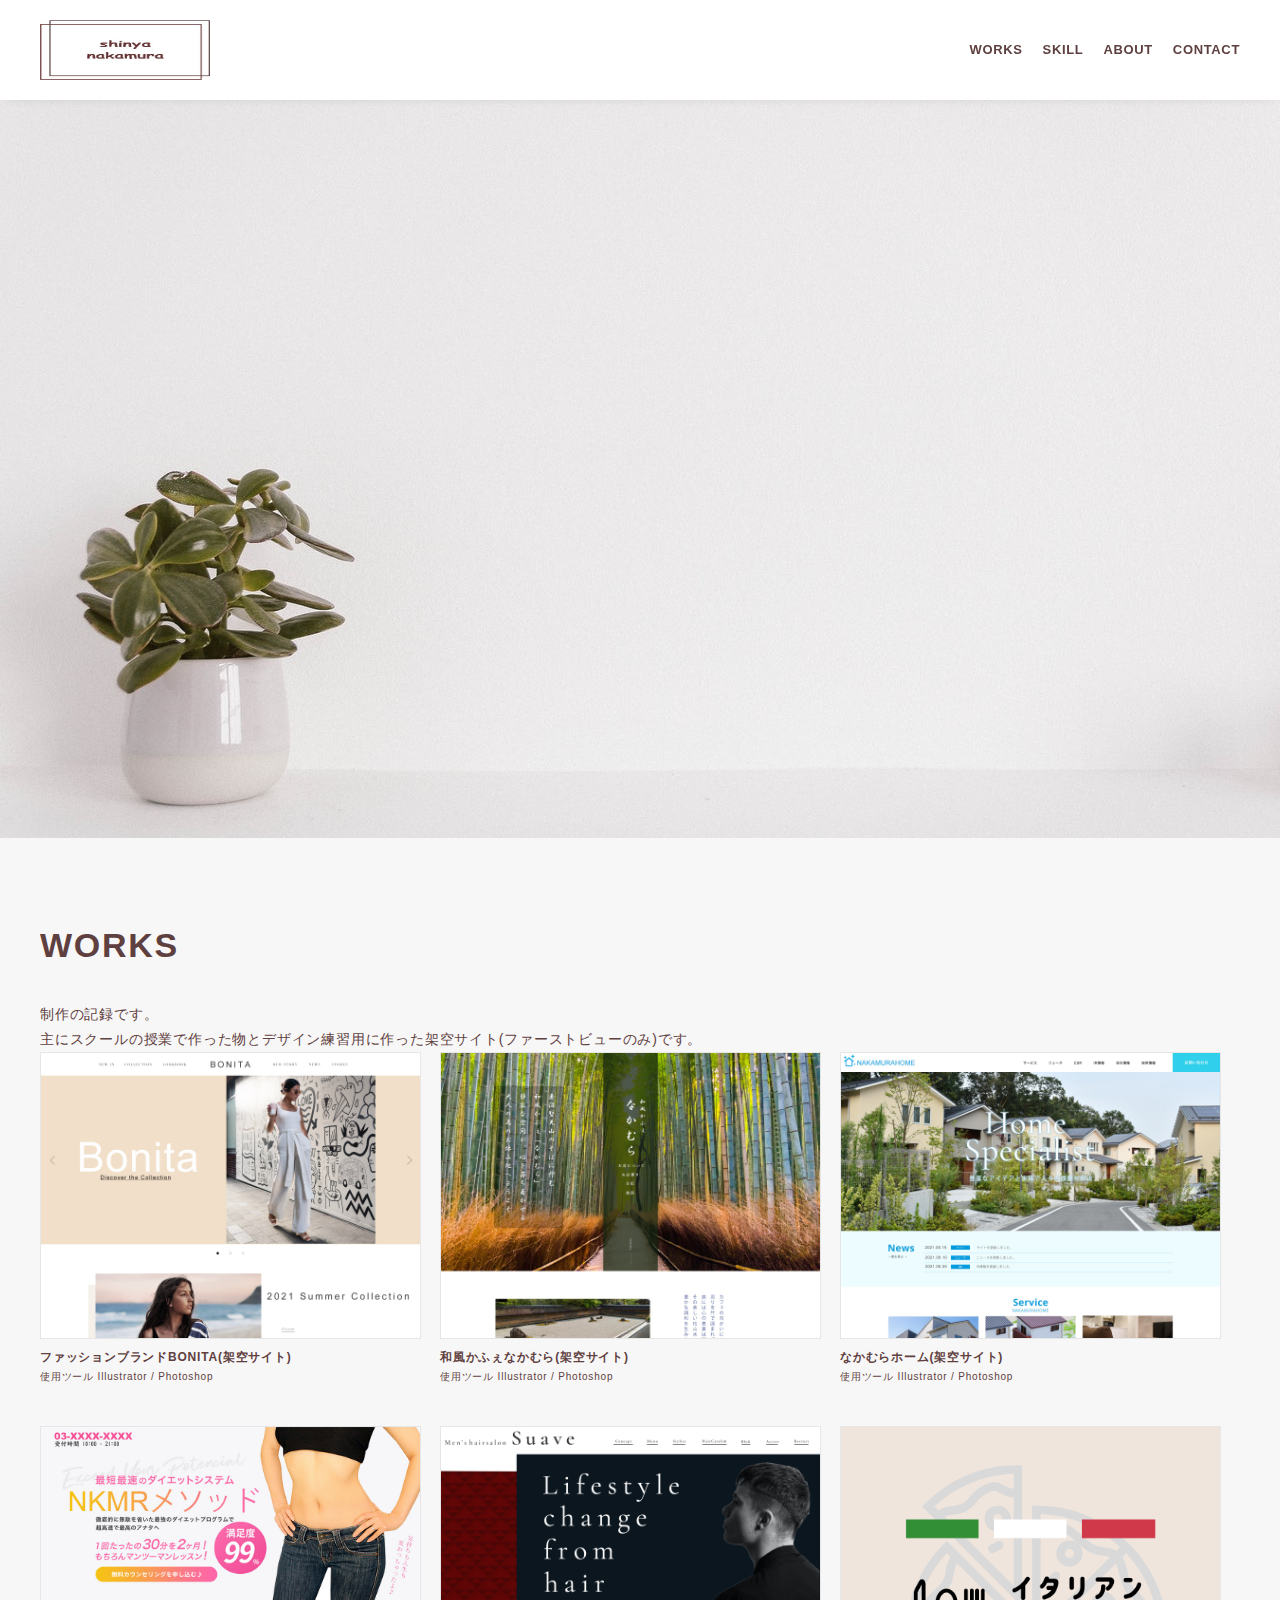
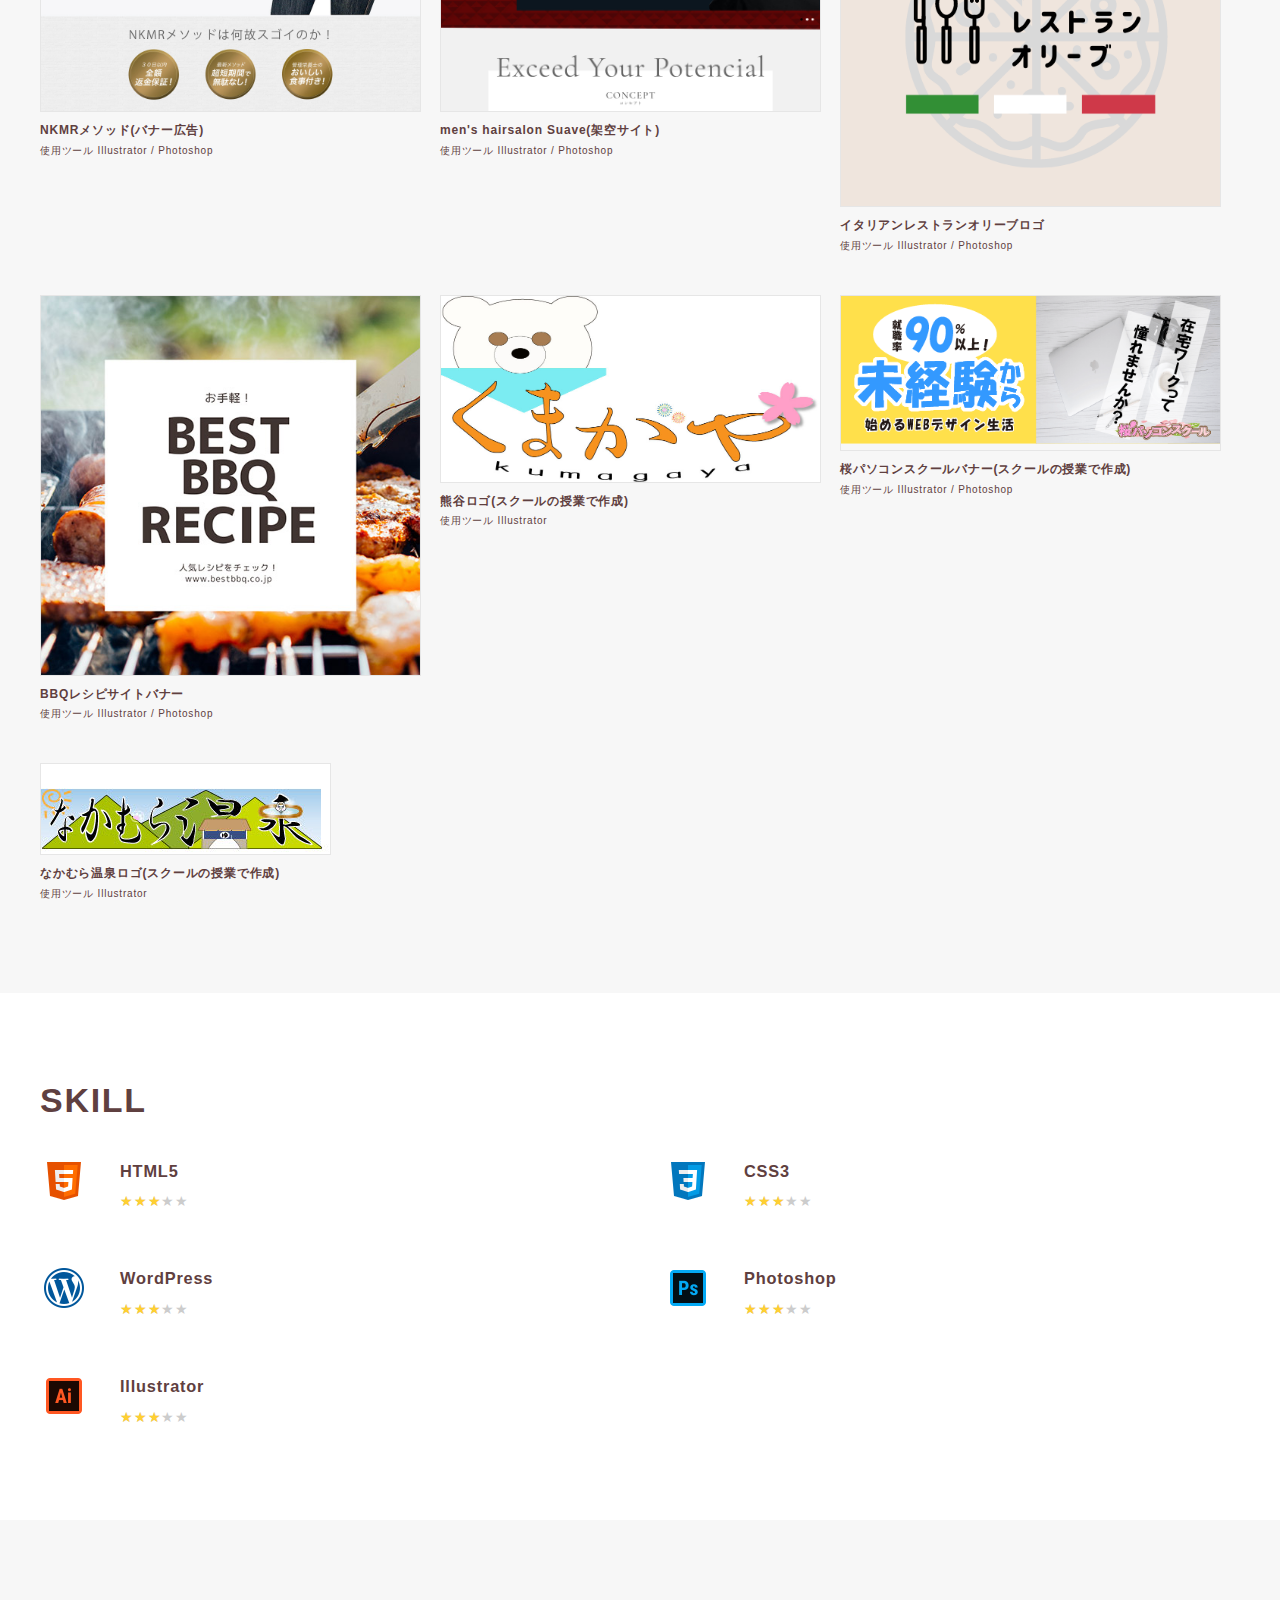
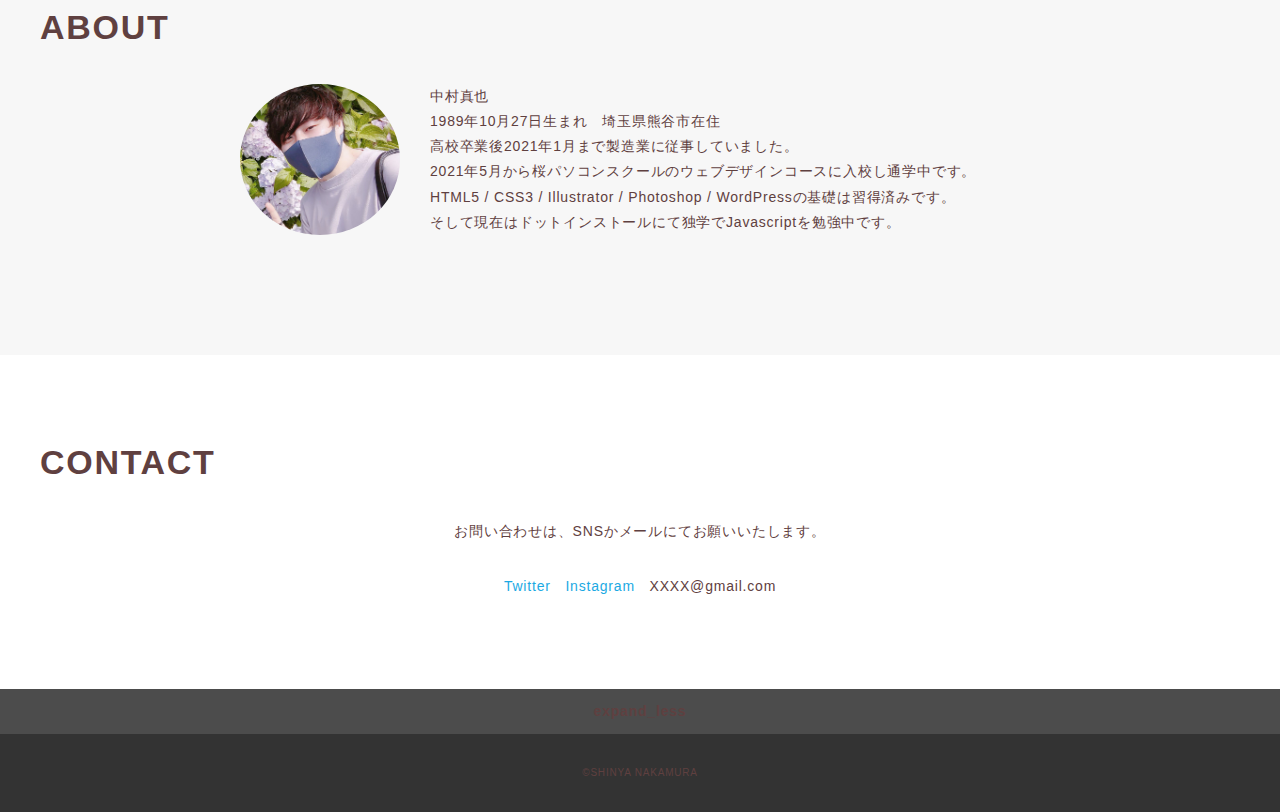
<file: index.html>
<!DOCTYPE html>
<html>
<head>
  <meta charset="utf-8">
  <meta name="viewport" content="width=device-width,initial-scale=1.0,user-scalable=no">
  <meta property="og:type" content="website">
  <meta property="og:description" content="SHINYA　NAKAMURAのポートフォリオサイトです。">
  <meta name="description" content="SHINYA　NAKAMURAのポートフォリオサイトです" />
  <title>SHINYA　NAKAMURA ポートフォリオ</title>
  <link rel="preconnect" href="https://fonts.gstatic.com">
  <link href="css/ress.css" media="all" rel="stylesheet" type="text/css" />
  <link href="css/style.css" media="all" rel="stylesheet" type="text/css" />
</head>

<body>
  <div class="wrapper">

    <!-- /header -->
    <header class="header ">
      <div class="inner">
        <h1 class="header-logo">
          <img src="img2/snlogo.jpg" alt="" />
        </h1>
        <nav class="header-nav">
          <ul class="header-nav-list">
            <li class="header-nav-item"><a href="#works">WORKS</a></li>
            <li class="header-nav-item"><a href="#skill">SKILL</a></li>
            <li class="header-nav-item"><a href="#about">ABOUT</a></li>
            <li class="header-nav-item"><a href="#contact">CONTACT</a></li>
          </ul>
        </nav>
      </div>
    </header>
    <!-- /header -->

    <main class="content">

      <!-- main-visual -->
		<div class="main-visual">
        <div class="main-visual-inner">
          <p class="main-visual-title">Welcome<br>to<br>shinyanakamura's<br>portfolio!</p>
          <p class="main-visual-text"></p>
        </div>
      </div>
      <!-- /main-visual -->

      <!-- works -->
      <section class="works section" id="works">
        <div class="inner">
          <h2 class="title">WORKS</h2>
			<p>制作の記録です。<br>主にスクールの授業で作った物とデザイン練習用に作った架空サイト(ファーストビューのみ)です。</p>
          <div class="works-list">
            <a class="works-item" href="works.html">
              <p class="works-img"><img src="img2/fashion.jpg" alt="" /></p>
              <p class="works-name">ファッションブランドBONITA(架空サイト)</p>
              <p class="works-info">使用ツール Illustrator / Photoshop</p>
            </a>
            <a class="works-item" href="works2.html">
              <p class="works-img"><img src="img2/wa.jpg" alt="" /></p>
              <p class="works-name">和風かふぇなかむら(架空サイト)</p>
              <p class="works-info">使用ツール Illustrator / Photoshop</p>
            </a>
            <a class="works-item" href="works3.html">
              <p class="works-img"><img src="img2/home.jpg" alt="" /></p>
              <p class="works-name">なかむらホーム(架空サイト)</p>
              <p class="works-info">使用ツール Illustrator / Photoshop</p>
            </a>
            <a class="works-item" href="works4.html">
              <p class="works-img"><img src="img2/gym.jpg" alt="" /></p>
              <p class="works-name">NKMRメソッド(バナー広告)</p>
              <p class="works-info">使用ツール Illustrator / Photoshop<br></p>
            </a>
            <a class="works-item" href="works5.html">
              <p class="works-img"><img src="img2/hairsalon2.jpg" alt="" /></p>
              <p class="works-name">men's hairsalon Suave(架空サイト)</p>
              <p class="works-info">使用ツール Illustrator / Photoshop</p>
            </a>
            <a class="works-item" href="works9.html">
              <p class="works-img"><img src="img2/italian.png" alt="" /></p>
              <p class="works-name">イタリアンレストランオリーブロゴ</p>
              <p class="works-info">使用ツール Illustrator / Photoshop</p>
	    </a>
            <a class="works-item" href="works10.html">
              <p class="works-img"><img src="img2/BBQ2.jpg" alt="" /></p>
              <p class="works-name">BBQレシピサイトバナー</p>
              <p class="works-info">使用ツール Illustrator / Photoshop</p>
            </a>
            <a class="works-item" href="works8.html">
              <p class="works-img"><img src="img2/kumagaya.jpg" alt="" /></p>
              <p class="works-name">熊谷ロゴ(スクールの授業で作成)</p>
              <p class="works-info">使用ツール Illustrator</p>
	    </a>
	    <a class="works-item" href="works6.html">
              <p class="works-img"><img src="img2/sakurapc.png" alt="" /></p>
              <p class="works-name">桜パソコンスクールバナー(スクールの授業で作成)</p>
              <p class="works-info">使用ツール Illustrator / Photoshop</p>
	    </a>
            <a class="works-item" href="works7.html">
              <p class="works-img"><img src="img2/onsen.jpg" alt="" /></p>
              <p class="works-name">なかむら温泉ロゴ(スクールの授業で作成)</p>
              <p class="works-info">使用ツール Illustrator</p>
	    </a>  
          </div>
        </div>
      </section>
      <!-- /works -->

      <!-- skill -->
      <section class="skill section" id="skill">
        <div class="inner">
          <h2 class="title">SKILL</h2>
          <div class="skill-list">
            <div class="skill-item">
              <p class="skill-img"><img src="img2/html.png" alt=""></p>
              <div class="skill-body">
               <h3 class="skill-name">HTML5</h3>
                <p class="skill-text">
                  <span class="star5_rating" data-rate="3"></span>
                </p>
              </div>
            </div>
            <div class="skill-item">
              <p class="skill-img"><img src="img2/css3.png" alt=""></p>
              <div class="skill-body">
               <h3 class="skill-name">CSS3</h3>
                <p class="skill-text">
                  <span class="star5_rating" data-rate="3">
                </p>
              </div>
            </div>
            <div class="skill-item">
              <p class="skill-img"><img src="img2/word.png" alt=""></p>
              <div class="skill-body">
               <h3 class="skill-name">WordPress</h3>
                <p class="skill-text">
                  <span class="star5_rating" data-rate="3">
                </p>
              </div>
            </div>
            <div class="skill-item">
              <p class="skill-img"><img src="img2/photoshop.png" alt=""></p>
              <div class="skill-body">
               <h3 class="skill-name">Photoshop</h3>
                <p class="skill-text">
                 <span class="star5_rating" data-rate="3">
                </p>
              </div>
            </div>
            <div class="skill-item">
              <p class="skill-img"><img src="img2/illustrator.png" alt=""></p>
              <div class="skill-body">
               <h3 class="skill-name">Illustrator</h3>
                <p class="skill-text">
                  <span class="star5_rating" data-rate="3">
                </p>
              </div>
            </div>
            </div>
          </div>
        </div>
      </section>
      <!-- /skill -->

      <!-- about -->
      <section class="about section" id="about">
        <div class="inner">
          <h2 class="title">ABOUT</h2>
          <div class="profile">
            <p class="profile-img">
              <img src="img2/2021615.jpg" alt="">
            </p>
            <div class="profile-body">
              <p>
                中村真也<br>1989年10月27日生まれ　埼玉県熊谷市在住<br>高校卒業後2021年1月まで製造業に従事していました。<br>
				2021年5月から桜パソコンスクールのウェブデザインコースに入校し通学中です。<br>
				HTML5 / CSS3 / Illustrator / Photoshop / WordPressの基礎は習得済みです。<br>そして現在はドットインストールにて独学でJavascriptを勉強中です。
              </p>
              <p>
                
              </p>
            </div>
          </div>
        </div>
      </section>
      <!-- /about -->

      <!-- contact -->
      <section class="contact section" id="contact">
        <div class="inner">
          <h2 class="title">CONTACT</h2>
          <p class="lead">
            お問い合わせは、<br class="sp-only">SNSかメールにてお願いいたします。
          </p>
          <div class="contact-list">
            <a class="contact-item" href="https://twitter.com/" target="_blank" rel="noopener">Twitter</a>
            <a class="contact-item" href="https://www.instagram.com/" target="_blank" rel="noopener">Instagram</a>
            <span class="contact-item">XXXX@gmail.com</span>
          </div>
        </div>
      </section>
      <!-- /contact -->
      <div class="page-top" id="js-page-top">
        <span class="material-icons-outlined">expand_less</span>
      </div>
    </main>

    <!-- footer -->
    <footer class="footer">
      <div class="copyright">&copy;SHINYA NAKAMURA</div>
    </footer>
    <!-- /footer -->

  </div>
  <script src="https://ajax.googleapis.com/ajax/libs/jquery/3.5.1/jquery.min.js"></script>
  <script type="text/javascript" src="js/script.js"></script>
</body>
</html>
</file>
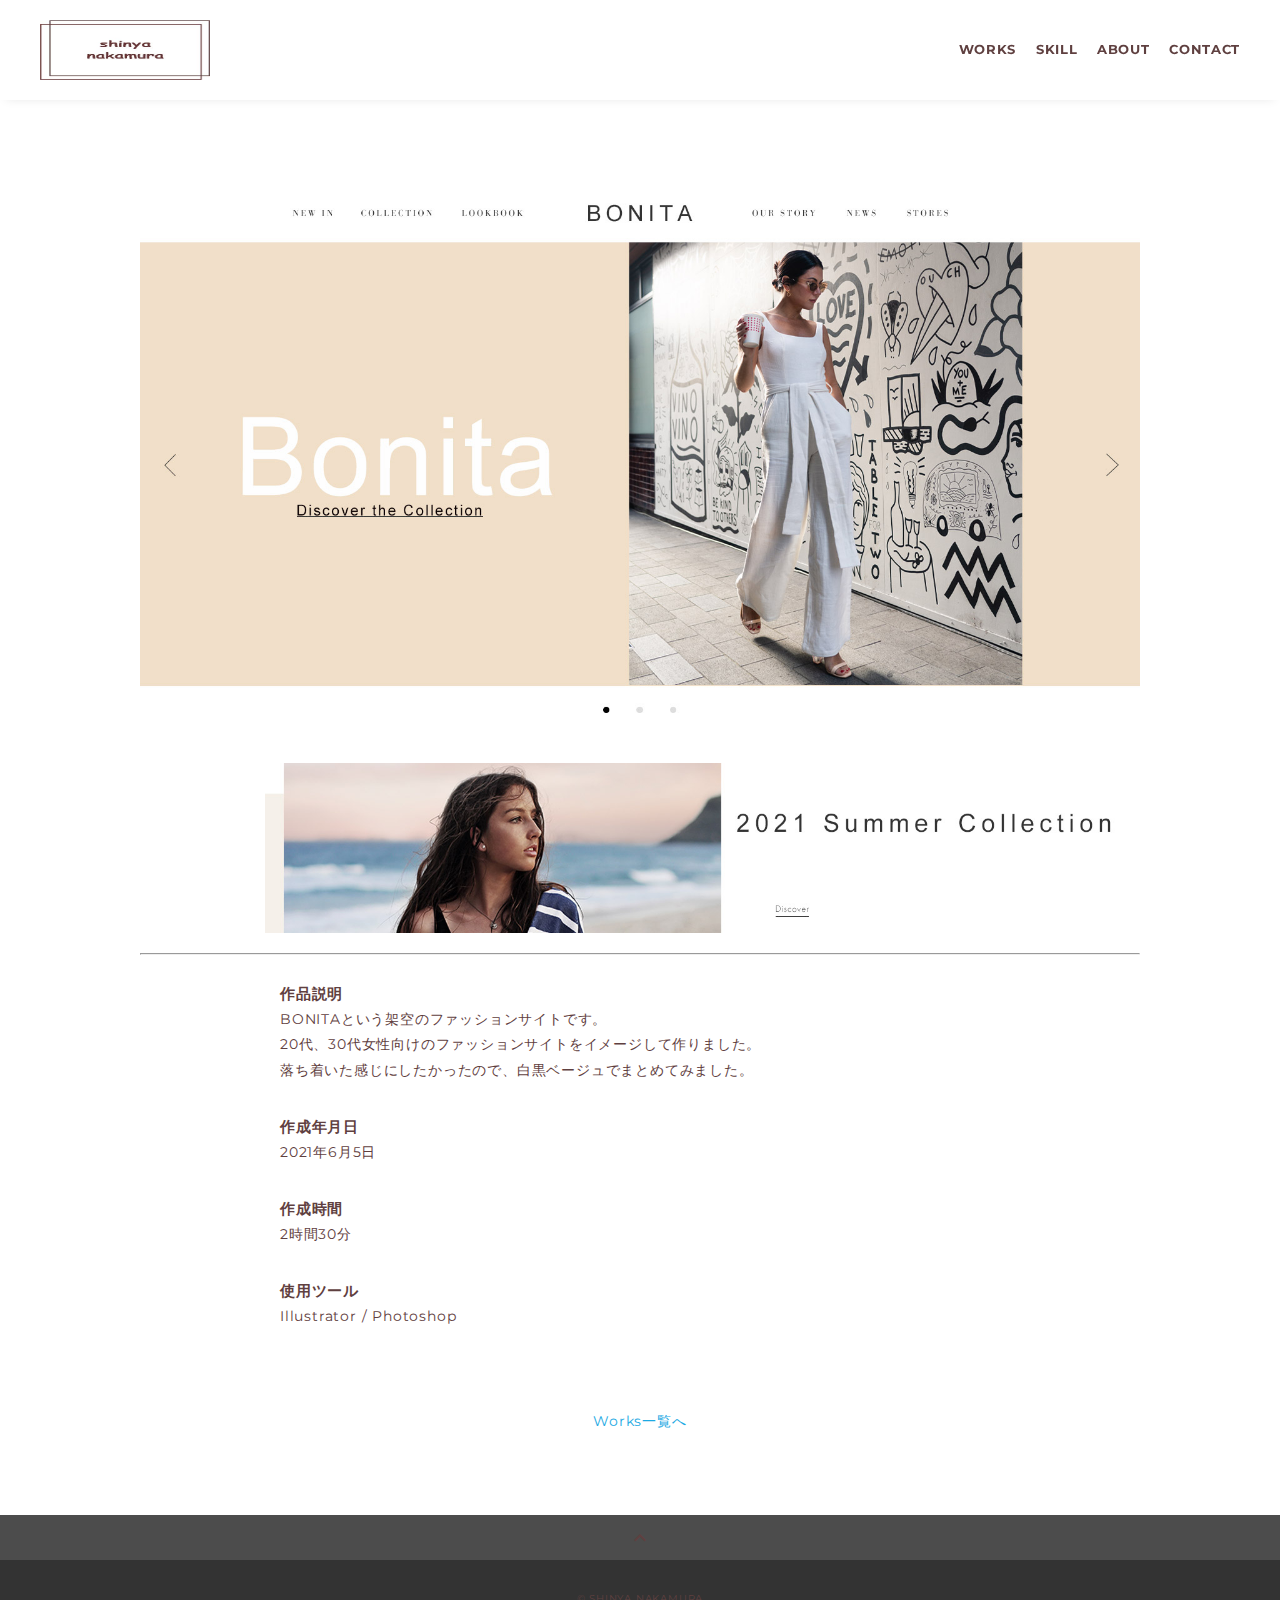
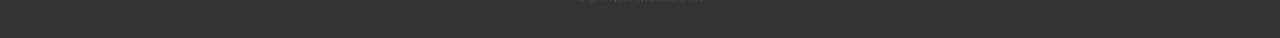
<file: works.html>
<!DOCTYPE html>
<html>
<head>
  <meta charset="utf-8">
  <meta name="viewport" content="width=device-width,initial-scale=1.0,user-scalable=no">
  <meta property="og:type" content="website">
  <meta property="og:title" content="ポートフォリオ">
  <meta property="og:url" content="URLが入る">
  <meta property="og:description" content="">
  <meta property="og:image" content="img2/fashion.jpg">
  <meta name="description" content="" />
  <title></title>
  <link rel="preconnect" href="https://fonts.gstatic.com">
  <link href="https://fonts.googleapis.com/css2?family=Montserrat:wght@400;700&display=swap" rel="stylesheet">
  <link href="https://fonts.googleapis.com/css?family=Material+Icons+Outlined" rel="stylesheet">
  <link href="css/ress.css" media="all" rel="stylesheet" type="text/css" />
  <link href="css/style.css" media="all" rel="stylesheet" type="text/css" />
  <link rel="shortcut icon" href="img/favicon.ico" />
  <link rel="canonical" href="URLが入る"/>
</head>

<body>
  <div class="wrapper">

    <!-- header -->
    <header class="header ">
      <div class="inner">
        <h1 class="header-logo">
          <a href="index.html"><img src="img2/snlogo.jpg" alt="" /></a>
        </h1>
        <nav class="header-nav">
          <ul class="header-nav-list">
            <li class="header-nav-item"><a href="index.html">WORKS</a></li>
            <li class="header-nav-item"><a href="index.html">SKILL</a></li>
            <li class="header-nav-item"><a href="index.html">ABOUT</a></li>
            <li class="header-nav-item"><a href="index.html">CONTACT</a></li>
          </ul>
        </nav>
      </div>
    </header>
    <!-- /header -->

    <main class="content">

      <article class="article">
        <div class="article-inner">
          <h2 class="article-title"></h2>
          <p class="article-img">
            <img src="img2/fashion.jpg" alt="">
          </p>
			<hr>
          <div class="article-body">
			  <br>
            <h3 class="article-info-title">作品説明</h3>
            <p>
            	BONITAという架空のファッションサイトです。<br>20代、30代女性向けのファッションサイトをイメージして作りました。<br>落ち着いた感じにしたかったので、白黒ベージュでまとめてみました。
            </p>
            <h3 class="article-info-title">作成年月日</h3>
            <p>
				 2021年6月5日
			</p>
            <h3 class="article-info-title">作成時間</h3>
            <p>
				2時間30分
			</p>
            <h3 class="article-info-title">使用ツール</h3>
            <p>
				Illustrator / Photoshop
            </p>
          </div>
          <div class="home-link">
            <a href="./#works">Works一覧へ</a>
          </div>
        </div>
      </article>

      <div class="page-top" id="js-page-top">
        <span class="material-icons-outlined">expand_less</span>
      </div>
    </main>

    <!-- footer -->
    <footer class="footer">
      <div class="copyright">&copy; SHINYA NAKAMURA</div>
    </footer>
    <!-- /footer -->

  </div>
  <script src="https://ajax.googleapis.com/ajax/libs/jquery/3.5.1/jquery.min.js"></script>
  <script type="text/javascript" src="js/script.js"></script>
</body>
</html>
</file>
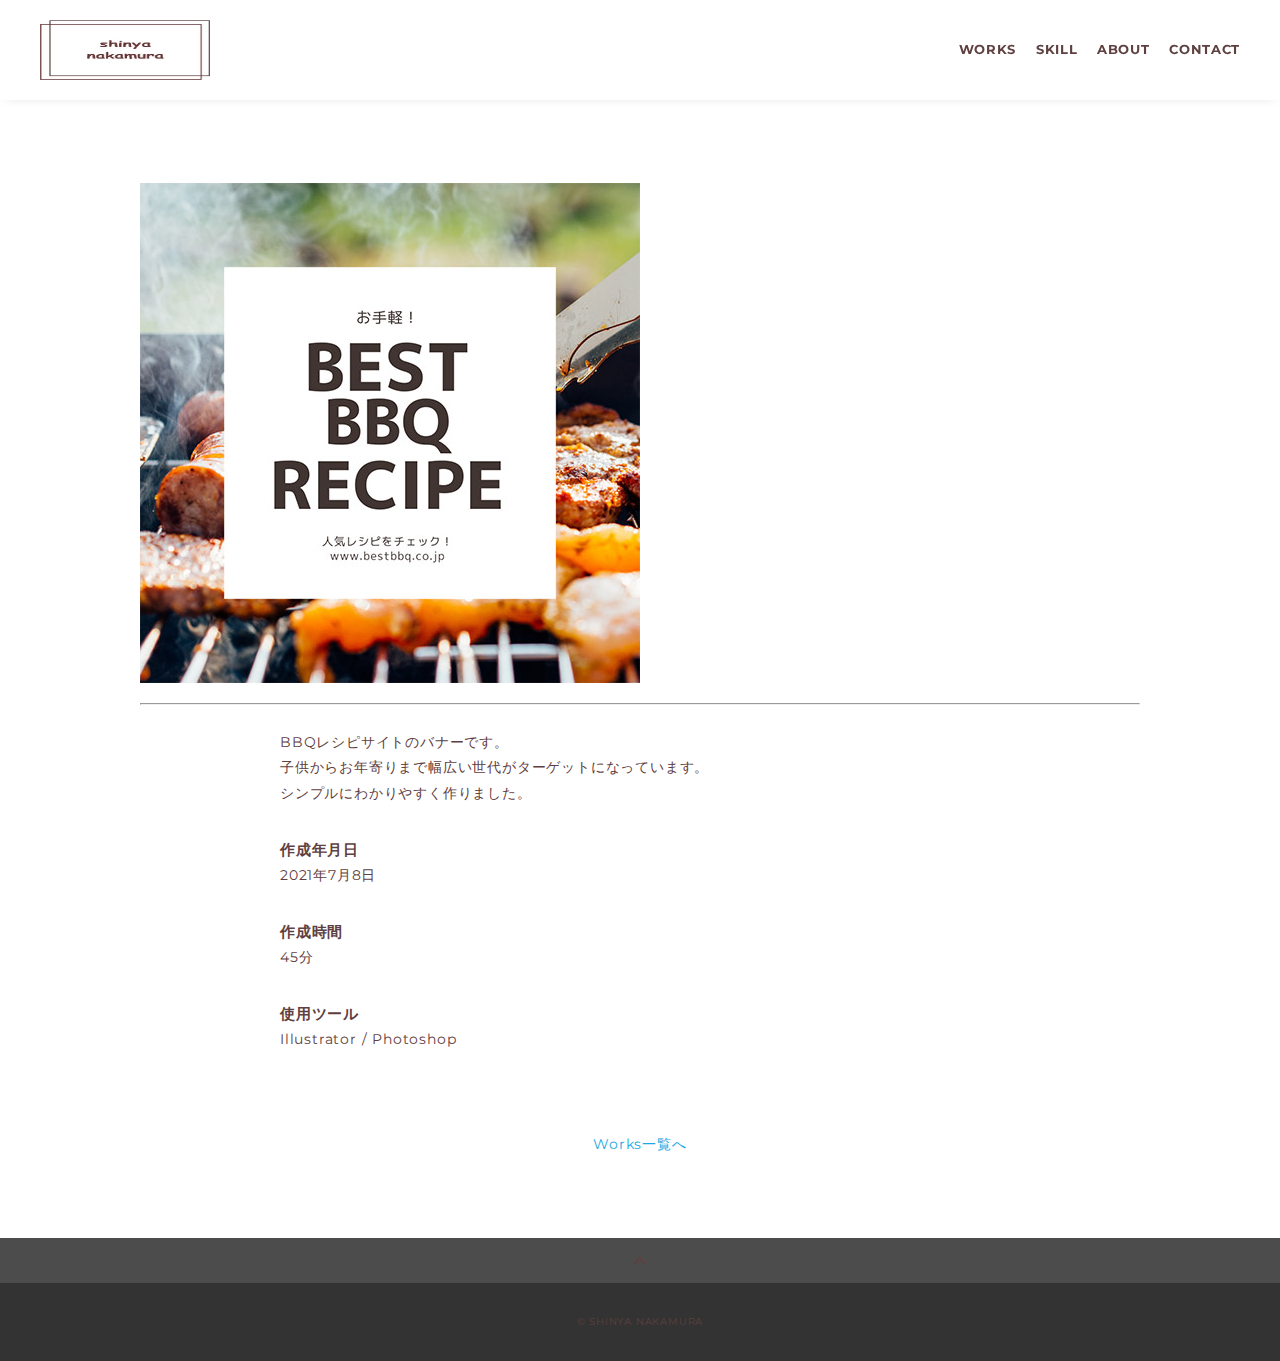
<file: works10.html>
<!DOCTYPE html>
<html>
<head>
  <meta charset="utf-8">
  <meta name="viewport" content="width=device-width,initial-scale=1.0,user-scalable=no">
  <meta property="og:type" content="website">
  <meta property="og:title" content="ポートフォリオ">
  <meta property="og:url" content="URLが入る">
  <meta property="og:description" content="">
  <meta property="og:image" content="img2/fashion.jpg">
  <meta name="description" content="" />
  <title></title>
  <link rel="preconnect" href="https://fonts.gstatic.com">
  <link href="https://fonts.googleapis.com/css2?family=Montserrat:wght@400;700&display=swap" rel="stylesheet">
  <link href="https://fonts.googleapis.com/css?family=Material+Icons+Outlined" rel="stylesheet">
  <link href="css/ress.css" media="all" rel="stylesheet" type="text/css" />
  <link href="css/style.css" media="all" rel="stylesheet" type="text/css" />
  <link rel="shortcut icon" href="img/favicon.ico" />
  <link rel="canonical" href="URLが入る"/>
</head>

<body>
  <div class="wrapper">

    <!-- header -->
    <header class="header ">
      <div class="inner">
        <h1 class="header-logo">
          <a href="index.html"><img src="img2/snlogo.jpg" alt="" /></a>
        </h1>
        <nav class="header-nav">
          <ul class="header-nav-list">
            <li class="header-nav-item"><a href="index.html">WORKS</a></li>
            <li class="header-nav-item"><a href="index.html">SKILL</a></li>
            <li class="header-nav-item"><a href="index.html">ABOUT</a></li>
            <li class="header-nav-item"><a href="index.html">CONTACT</a></li>
          </ul>
        </nav>
      </div>
    </header>
    <!-- /header -->

    <main class="content">

      <article class="article">
        <div class="article-inner">
          <h2 class="article-title"></h2>
          <p class="article-img">
            <img src="img2/BBQ2.jpg" alt="">
<hr>
          </p>
          <div class="article-body">
<br>
            <p>
             BBQレシピサイトのバナーです。<br>子供からお年寄りまで幅広い世代がターゲットになっています。<br>シンプルにわかりやすく作りました。
            </p>
            <h3 class="article-info-title">作成年月日</h3>
            <p>
				 2021年7月8日
			</p>
            <h3 class="article-info-title">作成時間</h3>
            <p>
				45分
			</p>
            <h3 class="article-info-title">使用ツール</h3>
            <p>
				Illustrator / Photoshop
            </p>
          </div>
          <div class="home-link">
            <a href="./#works">Works一覧へ</a>
          </div>
        </div>
      </article>

      <div class="page-top" id="js-page-top">
        <span class="material-icons-outlined">expand_less</span>
      </div>
    </main>

    <!-- footer -->
    <footer class="footer">
      <div class="copyright">&copy; SHINYA NAKAMURA</div>
    </footer>
    <!-- /footer -->

  </div>
  <script src="https://ajax.googleapis.com/ajax/libs/jquery/3.5.1/jquery.min.js"></script>
  <script type="text/javascript" src="js/script.js"></script>
</body>
</html>
</file>
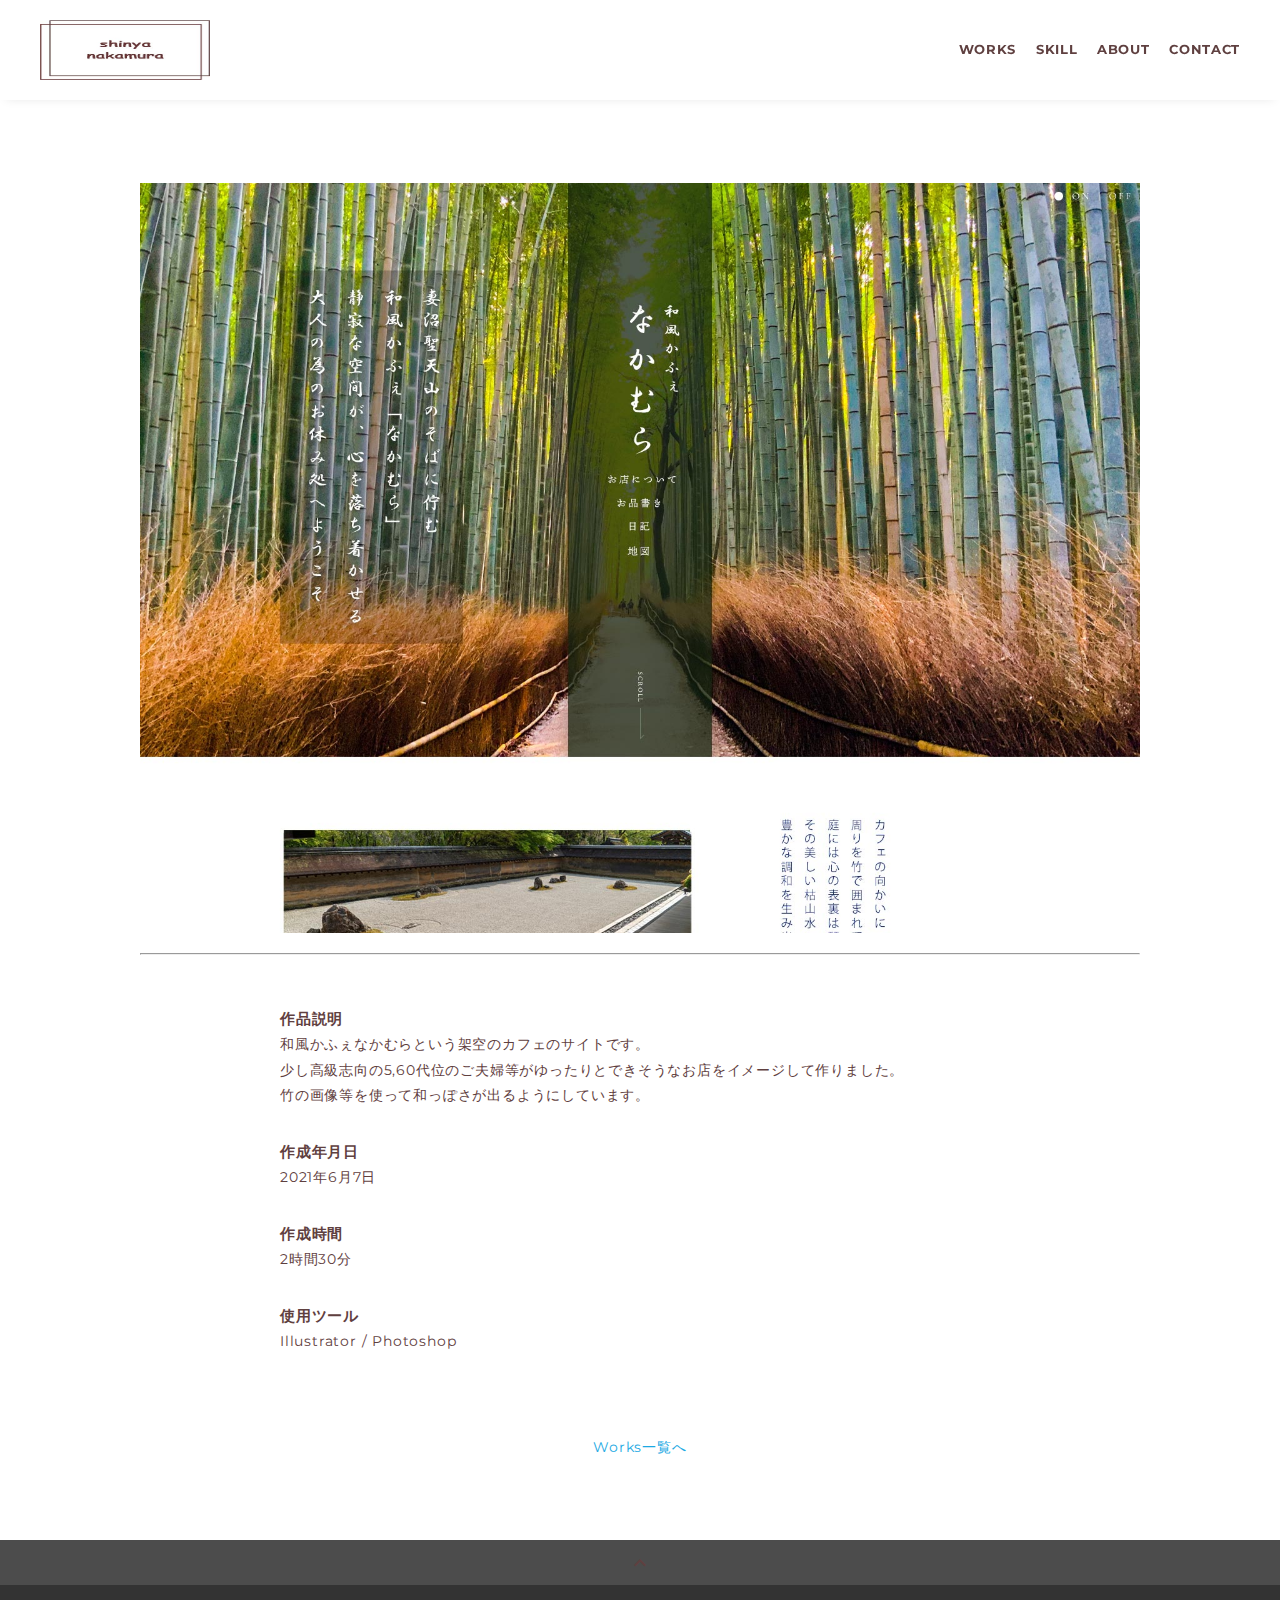
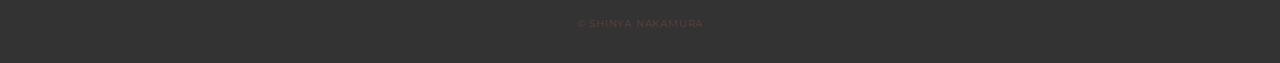
<file: works2.html>
<!DOCTYPE html>
<html>
<head>
  <meta charset="utf-8">
  <meta name="viewport" content="width=device-width,initial-scale=1.0,user-scalable=no">
  <meta property="og:type" content="website">
  <meta property="og:title" content="ポートフォリオ">
  <meta property="og:url" content="URLが入る">
  <meta property="og:description" content="">
  <meta property="og:image" content="img2/wahuucafe.jpg">
  <meta name="description" content="" />
  <title></title>
  <link rel="preconnect" href="https://fonts.gstatic.com">
  <link href="https://fonts.googleapis.com/css2?family=Montserrat:wght@400;700&display=swap" rel="stylesheet">
  <link href="https://fonts.googleapis.com/css?family=Material+Icons+Outlined" rel="stylesheet">
  <link href="css/ress.css" media="all" rel="stylesheet" type="text/css" />
  <link href="css/style.css" media="all" rel="stylesheet" type="text/css" />
  <link rel="shortcut icon" href="img/favicon.ico" />
  <link rel="canonical" href="URLが入る"/>
</head>

<body>
  <div class="wrapper">

    <!-- header -->
    <header class="header ">
      <div class="inner">
        <h1 class="header-logo">
          <a href="index.html"><img src="img2/snlogo.jpg" alt="" /></a>
        </h1>
        <nav class="header-nav">
          <ul class="header-nav-list">
            <li class="header-nav-item"><a href="index.html">WORKS</a></li>
            <li class="header-nav-item"><a href="index.html">SKILL</a></li>
            <li class="header-nav-item"><a href="index.html">ABOUT</a></li>
            <li class="header-nav-item"><a href="index.html">CONTACT</a></li>
          </ul>
        </nav>
      </div>
    </header>
    <!-- /header -->

    <main class="content">

      <article class="article">
        <div class="article-inner">
          <h2 class="article-title"></h2>
          <p class="article-img">
            <img src="img2/wa.jpg" alt="">
<hr>
          </p>
          <div class="article-body">
<br>
　　　　　　<h3 class="article-info-title">作品説明</h3>
            <p>
            	和風かふぇなかむらという架空のカフェのサイトです。<br>少し高級志向の5,60代位のご夫婦等がゆったりとできそうなお店をイメージして作りました。<br>竹の画像等を使って和っぽさが出るようにしています。
            </p>
            <h3 class="article-info-title">作成年月日</h3>
            <p>
				 2021年6月7日
			</p>
            <h3 class="article-info-title">作成時間</h3>
            <p>
				2時間30分
			</p>
            <h3 class="article-info-title">使用ツール</h3>
            <p>
				Illustrator / Photoshop
            </p>
          </div>
          <div class="home-link">
            <a href="./#works">Works一覧へ</a>
          </div>
        </div>
      </article>

      <div class="page-top" id="js-page-top">
        <span class="material-icons-outlined">expand_less</span>
      </div>
    </main>

    <!-- footer -->
    <footer class="footer">
      <div class="copyright">&copy; SHINYA NAKAMURA</div>
    </footer>
    <!-- /footer -->

  </div>
  <script src="https://ajax.googleapis.com/ajax/libs/jquery/3.5.1/jquery.min.js"></script>
  <script type="text/javascript" src="js/script.js"></script>
</body>
</html>
</file>
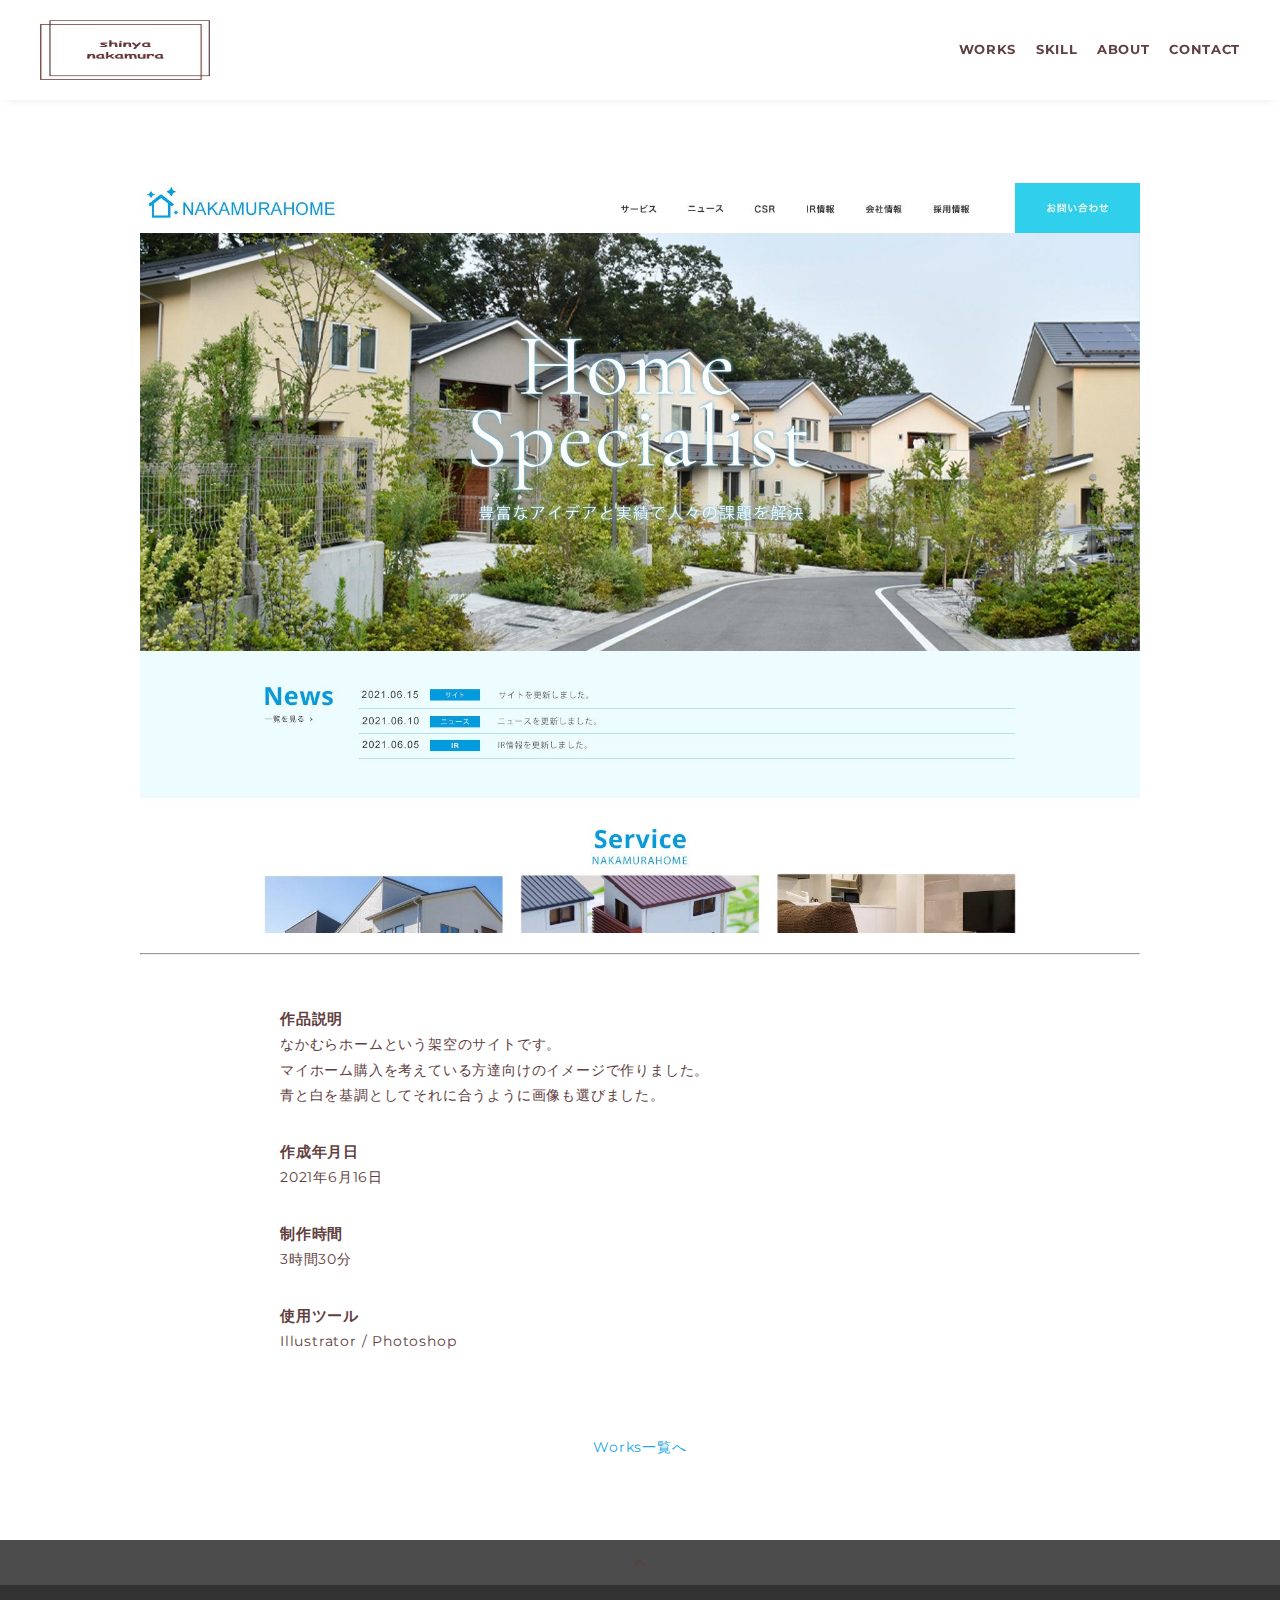
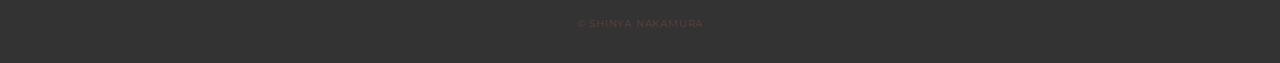
<file: works3.html>
<!DOCTYPE html>
<html>
<head>
  <meta charset="utf-8">
  <meta name="viewport" content="width=device-width,initial-scale=1.0,user-scalable=no">
  <meta property="og:type" content="website">
  <meta property="og:title" content="ポートフォリオ">
  <meta property="og:url" content="URLが入る">
  <meta property="og:description" content="">
  <meta property="og:image" content="img2/fashion.jpg">
  <meta name="description" content="" />
  <title></title>
  <link rel="preconnect" href="https://fonts.gstatic.com">
  <link href="https://fonts.googleapis.com/css2?family=Montserrat:wght@400;700&display=swap" rel="stylesheet">
  <link href="https://fonts.googleapis.com/css?family=Material+Icons+Outlined" rel="stylesheet">
  <link href="css/ress.css" media="all" rel="stylesheet" type="text/css" />
  <link href="css/style.css" media="all" rel="stylesheet" type="text/css" />
  <link rel="shortcut icon" href="img/favicon.ico" />
  <link rel="canonical" href="URLが入る"/>
</head>

<body>
  <div class="wrapper">

    <!-- header -->
    <header class="header ">
      <div class="inner">
        <h1 class="header-logo">
          <a href="index.html"><img src="img2/snlogo.jpg" alt="" /></a>
        </h1>
        <nav class="header-nav">
          <ul class="header-nav-list">
            <li class="header-nav-item"><a href="index.html">WORKS</a></li>
            <li class="header-nav-item"><a href="index.html">SKILL</a></li>
            <li class="header-nav-item"><a href="index.html">ABOUT</a></li>
            <li class="header-nav-item"><a href="index.html">CONTACT</a></li>
          </ul>
        </nav>
      </div>
    </header>
    <!-- /header -->

    <main class="content">

      <article class="article">
        <div class="article-inner">
          <h2 class="article-title"></h2>
          <p class="article-img">
            <img src="img2/home.jpg" alt="">
<hr>
          </p>
          <div class="article-body">
<br>
　　　　　　<h3 class="article-info-title">作品説明</h3>
            <p>
            なかむらホームという架空のサイトです。<br>マイホーム購入を考えている方達向けのイメージで作りました。<br>青と白を基調としてそれに合うように画像も選びました。
            </p>
            <h3 class="article-info-title">作成年月日</h3>
            <p>
				 2021年6月16日
			</p>
            <h3 class="article-info-title">制作時間</h3>
            <p>
				3時間30分
			</p>
            <h3 class="article-info-title">使用ツール</h3>
            <p>
				Illustrator / Photoshop
            </p>
          </div>
          <div class="home-link">
            <a href="./#works">Works一覧へ</a>
          </div>
        </div>
      </article>

      <div class="page-top" id="js-page-top">
        <span class="material-icons-outlined">expand_less</span>
      </div>
    </main>

    <!-- footer -->
    <footer class="footer">
      <div class="copyright">&copy; SHINYA NAKAMURA</div>
    </footer>
    <!-- /footer -->

  </div>
  <script src="https://ajax.googleapis.com/ajax/libs/jquery/3.5.1/jquery.min.js"></script>
  <script type="text/javascript" src="js/script.js"></script>
</body>
</html>
</file>
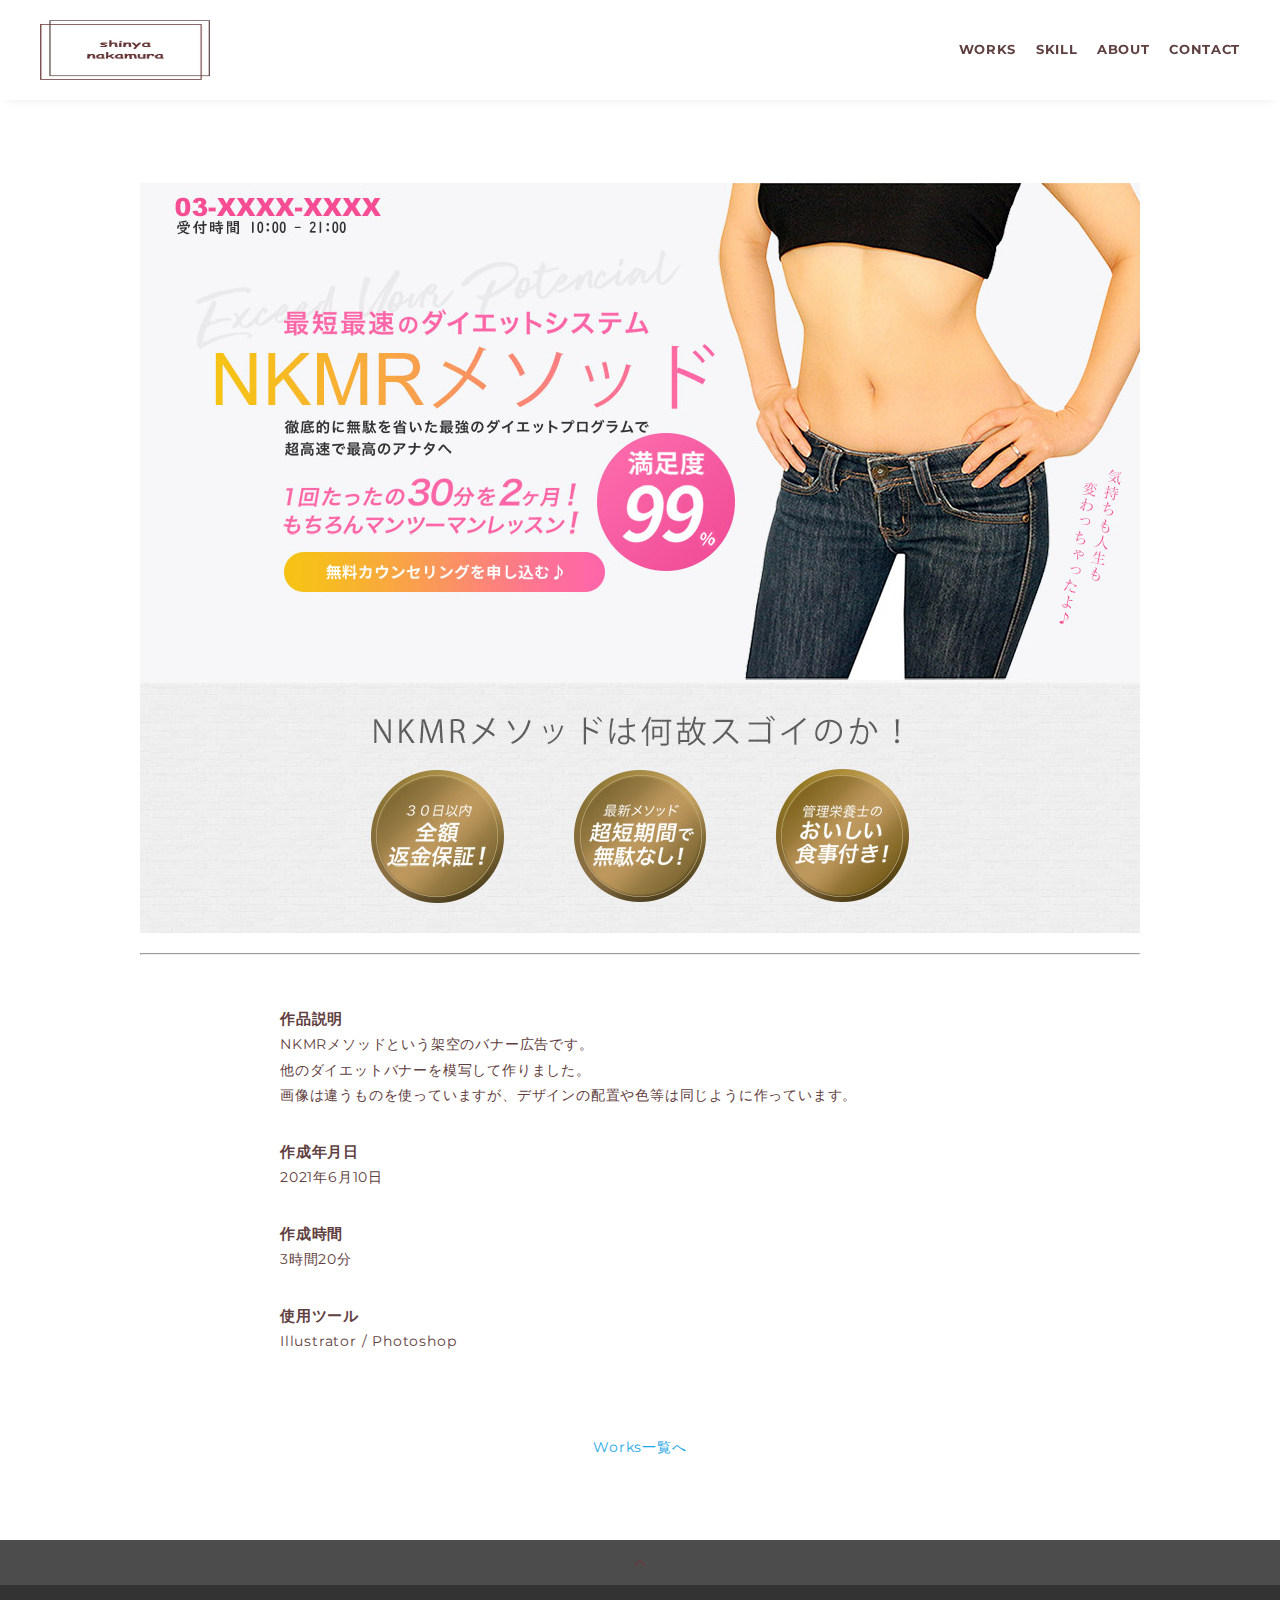
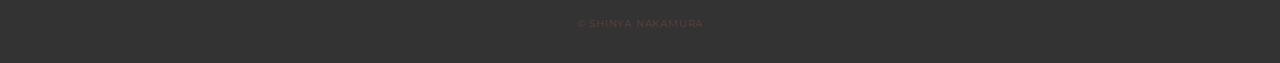
<file: works4.html>
<!DOCTYPE html>
<html>
<head>
  <meta charset="utf-8">
  <meta name="viewport" content="width=device-width,initial-scale=1.0,user-scalable=no">
  <meta property="og:type" content="website">
  <meta property="og:title" content="ポートフォリオ">
  <meta property="og:url" content="URLが入る">
  <meta property="og:description" content="">
  <meta property="og:image" content="img2/fashion.jpg">
  <meta name="description" content="" />
  <title></title>
  <link rel="preconnect" href="https://fonts.gstatic.com">
  <link href="https://fonts.googleapis.com/css2?family=Montserrat:wght@400;700&display=swap" rel="stylesheet">
  <link href="https://fonts.googleapis.com/css?family=Material+Icons+Outlined" rel="stylesheet">
  <link href="css/ress.css" media="all" rel="stylesheet" type="text/css" />
  <link href="css/style.css" media="all" rel="stylesheet" type="text/css" />
  <link rel="shortcut icon" href="img/favicon.ico" />
  <link rel="canonical" href="URLが入る"/>
</head>

<body>
  <div class="wrapper">

    <!-- header -->
    <header class="header ">
      <div class="inner">
        <h1 class="header-logo">
          <a href="index.html"><img src="img2/snlogo.jpg" alt="" /></a>
        </h1>
        <nav class="header-nav">
          <ul class="header-nav-list">
            <li class="header-nav-item"><a href="index.html">WORKS</a></li>
            <li class="header-nav-item"><a href="index.html">SKILL</a></li>
            <li class="header-nav-item"><a href="index.html">ABOUT</a></li>
            <li class="header-nav-item"><a href="index.html">CONTACT</a></li>
          </ul>
        </nav>
      </div>
    </header>
    <!-- /header -->

    <main class="content">

      <article class="article">
        <div class="article-inner">
          <h2 class="article-title"></h2>
          <p class="article-img">
            <img src="img2/gym.jpg" alt="">
<hr>
          </p>
          <div class="article-body">
<br>
　　　　　　<h3 class="article-info-title">作品説明</h3>
            <p>
             NKMRメソッドという架空のバナー広告です。<br>他のダイエットバナーを模写して作りました。<br>画像は違うものを使っていますが、デザインの配置や色等は同じように作っています。
            </p>
            <h3 class="article-info-title">作成年月日</h3>
            <p>
				 2021年6月10日
			</p>
            <h3 class="article-info-title">作成時間</h3>
            <p>
				3時間20分
			</p>
            <h3 class="article-info-title">使用ツール</h3>
            <p>
				Illustrator / Photoshop
            </p>
          </div>
          <div class="home-link">
            <a href="./#works">Works一覧へ</a>
          </div>
        </div>
      </article>

      <div class="page-top" id="js-page-top">
        <span class="material-icons-outlined">expand_less</span>
      </div>
    </main>

    <!-- footer -->
    <footer class="footer">
      <div class="copyright">&copy; SHINYA NAKAMURA</div>
    </footer>
    <!-- /footer -->

  </div>
  <script src="https://ajax.googleapis.com/ajax/libs/jquery/3.5.1/jquery.min.js"></script>
  <script type="text/javascript" src="js/script.js"></script>
</body>
</html>
</file>
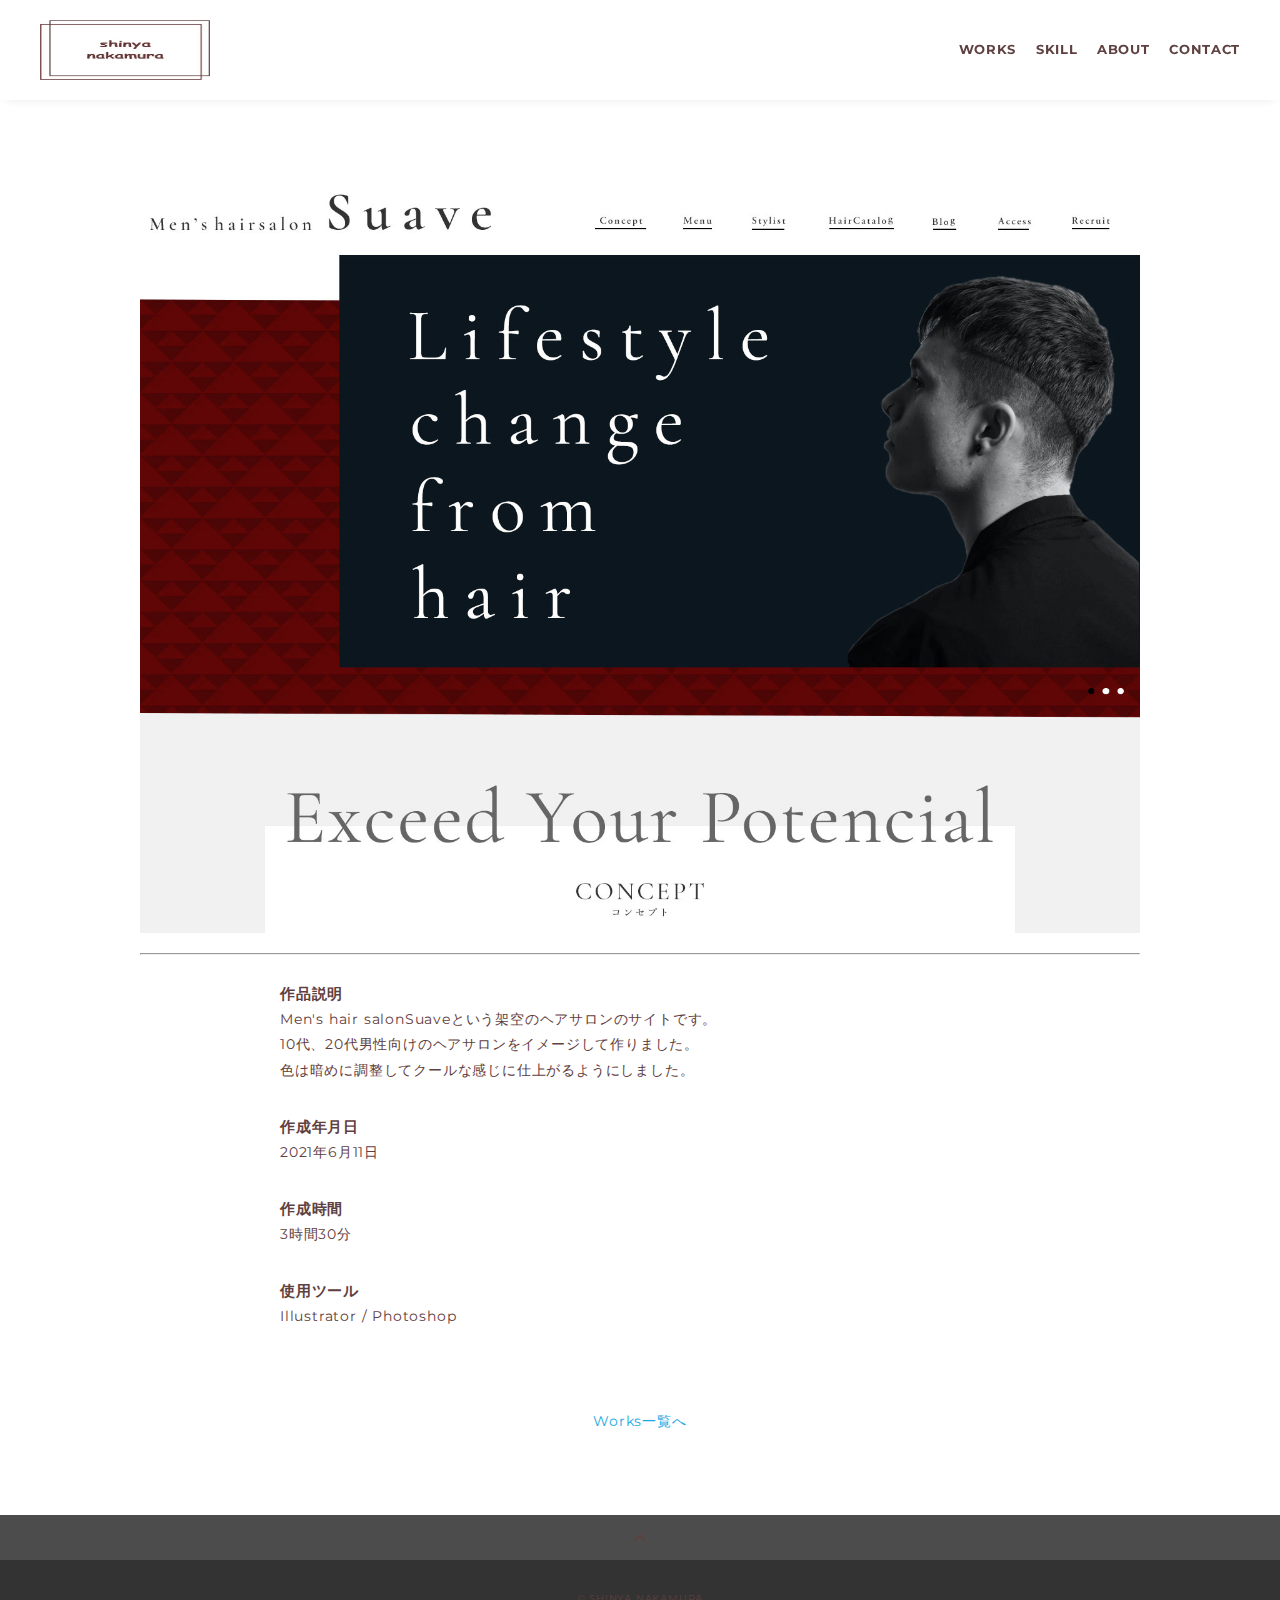
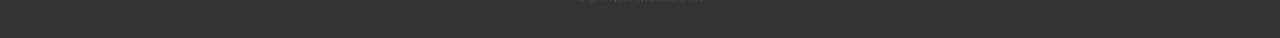
<file: works5.html>
<!DOCTYPE html>
<html>
<head>
  <meta charset="utf-8">
  <meta name="viewport" content="width=device-width,initial-scale=1.0,user-scalable=no">
  <meta property="og:type" content="website">
  <meta property="og:title" content="ポートフォリオ">
  <meta property="og:url" content="URLが入る">
  <meta property="og:description" content="">
  <meta property="og:image" content="img2/fashion.jpg">
  <meta name="description" content="" />
  <title></title>
  <link rel="preconnect" href="https://fonts.gstatic.com">
  <link href="https://fonts.googleapis.com/css2?family=Montserrat:wght@400;700&display=swap" rel="stylesheet">
  <link href="https://fonts.googleapis.com/css?family=Material+Icons+Outlined" rel="stylesheet">
  <link href="css/ress.css" media="all" rel="stylesheet" type="text/css" />
  <link href="css/style.css" media="all" rel="stylesheet" type="text/css" />
  <link rel="shortcut icon" href="img/favicon.ico" />
  <link rel="canonical" href="URLが入る"/>
</head>

<body>
  <div class="wrapper">

    <!-- header -->
    <header class="header ">
      <div class="inner">
        <h1 class="header-logo">
          <a href="index.html"><img src="img2/snlogo.jpg" alt="" /></a>
        </h1>
        <nav class="header-nav">
          <ul class="header-nav-list">
            <li class="header-nav-item"><a href="index.html">WORKS</a></li>
            <li class="header-nav-item"><a href="index.html">SKILL</a></li>
            <li class="header-nav-item"><a href="index.html">ABOUT</a></li>
            <li class="header-nav-item"><a href="index.html">CONTACT</a></li>
          </ul>
        </nav>
      </div>
    </header>
    <!-- /header -->

    <main class="content">

      <article class="article">
        <div class="article-inner">
          <h2 class="article-title"></h2>
          <p class="article-img">
            <img src="img2/hairsalon2.jpg" alt="">
<hr>
          </p>
          <div class="article-body">
<br>
            <h3 class="article-info-title">作品説明</h3>
            <p>
            Men's hair salonSuaveという架空のヘアサロンのサイトです。<br>10代、20代男性向けのヘアサロンをイメージして作りました。<br>
				色は暗めに調整してクールな感じに仕上がるようにしました。
            </p>
            <h3 class="article-info-title">作成年月日</h3>
            <p>
				 2021年6月11日
			</p>
            <h3 class="article-info-title">作成時間</h3>
            <p>
				3時間30分
			</p>
            <h3 class="article-info-title">使用ツール</h3>
            <p>
				Illustrator / Photoshop
            </p>
          </div>
          <div class="home-link">
            <a href="./#works">Works一覧へ</a>
          </div>
        </div>
      </article>

      <div class="page-top" id="js-page-top">
        <span class="material-icons-outlined">expand_less</span>
      </div>
    </main>

    <!-- footer -->
    <footer class="footer">
      <div class="copyright">&copy; SHINYA NAKAMURA</div>
    </footer>
    <!-- /footer -->

  </div>
  <script src="https://ajax.googleapis.com/ajax/libs/jquery/3.5.1/jquery.min.js"></script>
  <script type="text/javascript" src="js/script.js"></script>
</body>
</html>
</file>
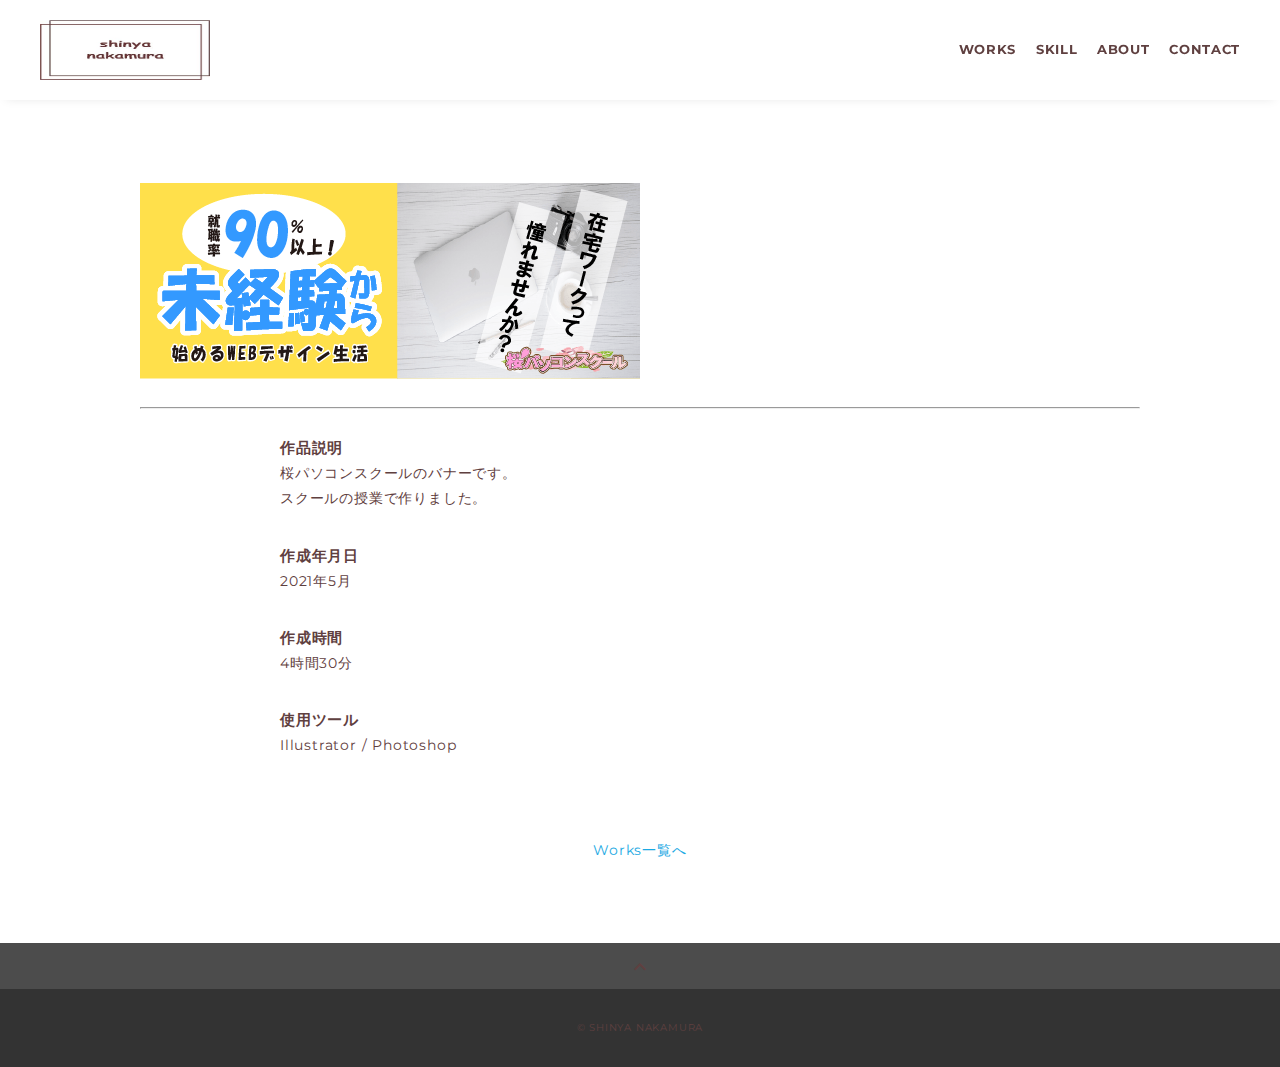
<file: works6.html>
<!DOCTYPE html>
<html>
<head>
  <meta charset="utf-8">
  <meta name="viewport" content="width=device-width,initial-scale=1.0,user-scalable=no">
  <meta property="og:type" content="website">
  <meta property="og:title" content="ポートフォリオ">
  <meta property="og:url" content="URLが入る">
  <meta property="og:description" content="">
  <meta property="og:image" content="img2/fashion.jpg">
  <meta name="description" content="" />
  <title></title>
  <link rel="preconnect" href="https://fonts.gstatic.com">
  <link href="https://fonts.googleapis.com/css2?family=Montserrat:wght@400;700&display=swap" rel="stylesheet">
  <link href="https://fonts.googleapis.com/css?family=Material+Icons+Outlined" rel="stylesheet">
  <link href="css/ress.css" media="all" rel="stylesheet" type="text/css" />
  <link href="css/style.css" media="all" rel="stylesheet" type="text/css" />
  <link rel="shortcut icon" href="img/favicon.ico" />
  <link rel="canonical" href="URLが入る"/>
</head>

<body>
  <div class="wrapper">

    <!-- header -->
    <header class="header ">
      <div class="inner">
        <h1 class="header-logo">
          <a href="index.html"><img src="img2/snlogo.jpg" alt="" /></a>
        </h1>
        <nav class="header-nav">
          <ul class="header-nav-list">
            <li class="header-nav-item"><a href="index.html">WORKS</a></li>
            <li class="header-nav-item"><a href="index.html">SKILL</a></li>
            <li class="header-nav-item"><a href="index.html">ABOUT</a></li>
            <li class="header-nav-item"><a href="index.html">CONTACT</a></li>
          </ul>
        </nav>
      </div>
    </header>
    <!-- /header -->

    <main class="content">

      <article class="article">
        <div class="article-inner">
          <h2 class="article-title"></h2>
          <p class="article-img">
            <img src="img2/sakurapc.png" alt="">
<hr>
          </p>
          <div class="article-body">
<br>
            <h3 class="article-info-title">作品説明</h3>
            <p>
             桜パソコンスクールのバナーです。<br>スクールの授業で作りました。
            </p>
            <h3 class="article-info-title">作成年月日</h3>
            <p>
				 2021年5月
			</p>
            <h3 class="article-info-title">作成時間</h3>
            <p>
				4時間30分
			</p>
            <h3 class="article-info-title">使用ツール</h3>
            <p>
Illustrator / Photoshop
            </p>
          </div>
          <div class="home-link">
            <a href="./#works">Works一覧へ</a>
          </div>
        </div>
      </article>

      <div class="page-top" id="js-page-top">
        <span class="material-icons-outlined">expand_less</span>
      </div>
    </main>

    <!-- footer -->
    <footer class="footer">
      <div class="copyright">&copy; SHINYA NAKAMURA</div>
    </footer>
    <!-- /footer -->

  </div>
  <script src="https://ajax.googleapis.com/ajax/libs/jquery/3.5.1/jquery.min.js"></script>
  <script type="text/javascript" src="js/script.js"></script>
</body>
</html>
</file>
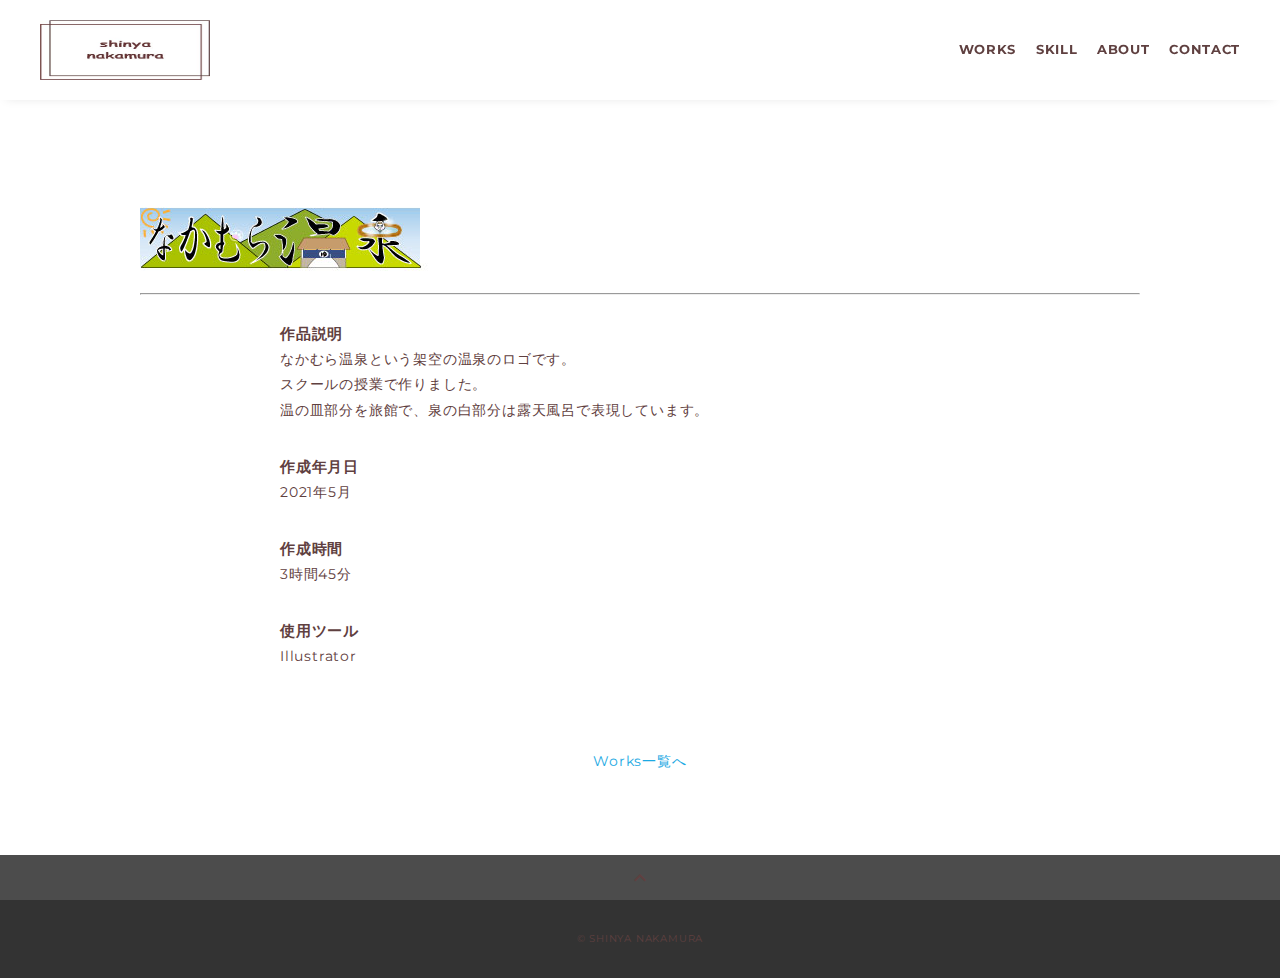
<file: works7.html>
<!DOCTYPE html>
<html>
<head>
  <meta charset="utf-8">
  <meta name="viewport" content="width=device-width,initial-scale=1.0,user-scalable=no">
  <meta property="og:type" content="website">
  <meta property="og:title" content="ポートフォリオ">
  <meta property="og:url" content="URLが入る">
  <meta property="og:description" content="">
  <meta property="og:image" content="img2/fashion.jpg">
  <meta name="description" content="" />
  <title></title>
  <link rel="preconnect" href="https://fonts.gstatic.com">
  <link href="https://fonts.googleapis.com/css2?family=Montserrat:wght@400;700&display=swap" rel="stylesheet">
  <link href="https://fonts.googleapis.com/css?family=Material+Icons+Outlined" rel="stylesheet">
  <link href="css/ress.css" media="all" rel="stylesheet" type="text/css" />
  <link href="css/style.css" media="all" rel="stylesheet" type="text/css" />
  <link rel="shortcut icon" href="img/favicon.ico" />
  <link rel="canonical" href="URLが入る"/>
</head>

<body>
  <div class="wrapper">

    <!-- header -->
    <header class="header ">
      <div class="inner">
        <h1 class="header-logo">
          <a href="index.html"><img src="img2/snlogo.jpg" alt="" /></a>
        </h1>
        <nav class="header-nav">
          <ul class="header-nav-list">
            <li class="header-nav-item"><a href="index.html">WORKS</a></li>
            <li class="header-nav-item"><a href="index.html">SKILL</a></li>
            <li class="header-nav-item"><a href="index.html">ABOUT</a></li>
            <li class="header-nav-item"><a href="index.html">CONTACT</a></li>
          </ul>
        </nav>
      </div>
    </header>
    <!-- /header -->

    <main class="content">

      <article class="article">
        <div class="article-inner">
          <h2 class="article-title"></h2>
          <p class="article-img">
            <img src="img2/onsen.jpg" alt="">
<hr>
          </p>
          <div class="article-body">
<br>
            <h3 class="article-info-title">作品説明</h3>
            <p>
             なかむら温泉という架空の温泉のロゴです。<br>スクールの授業で作りました。<br>温の皿部分を旅館で、泉の白部分は露天風呂で表現しています。
            </p>
            <h3 class="article-info-title">作成年月日</h3>
            <p>
				 2021年5月
			</p>
            <h3 class="article-info-title">作成時間</h3>
            <p>
				3時間45分
			</p>
            <h3 class="article-info-title">使用ツール</h3>
            <p>
				Illustrator
            </p>
          </div>
          <div class="home-link">
            <a href="./#works">Works一覧へ</a>
          </div>
        </div>
      </article>

      <div class="page-top" id="js-page-top">
        <span class="material-icons-outlined">expand_less</span>
      </div>
    </main>

    <!-- footer -->
    <footer class="footer">
      <div class="copyright">&copy; SHINYA NAKAMURA</div>
    </footer>
    <!-- /footer -->

  </div>
  <script src="https://ajax.googleapis.com/ajax/libs/jquery/3.5.1/jquery.min.js"></script>
  <script type="text/javascript" src="js/script.js"></script>
</body>
</html>
</file>
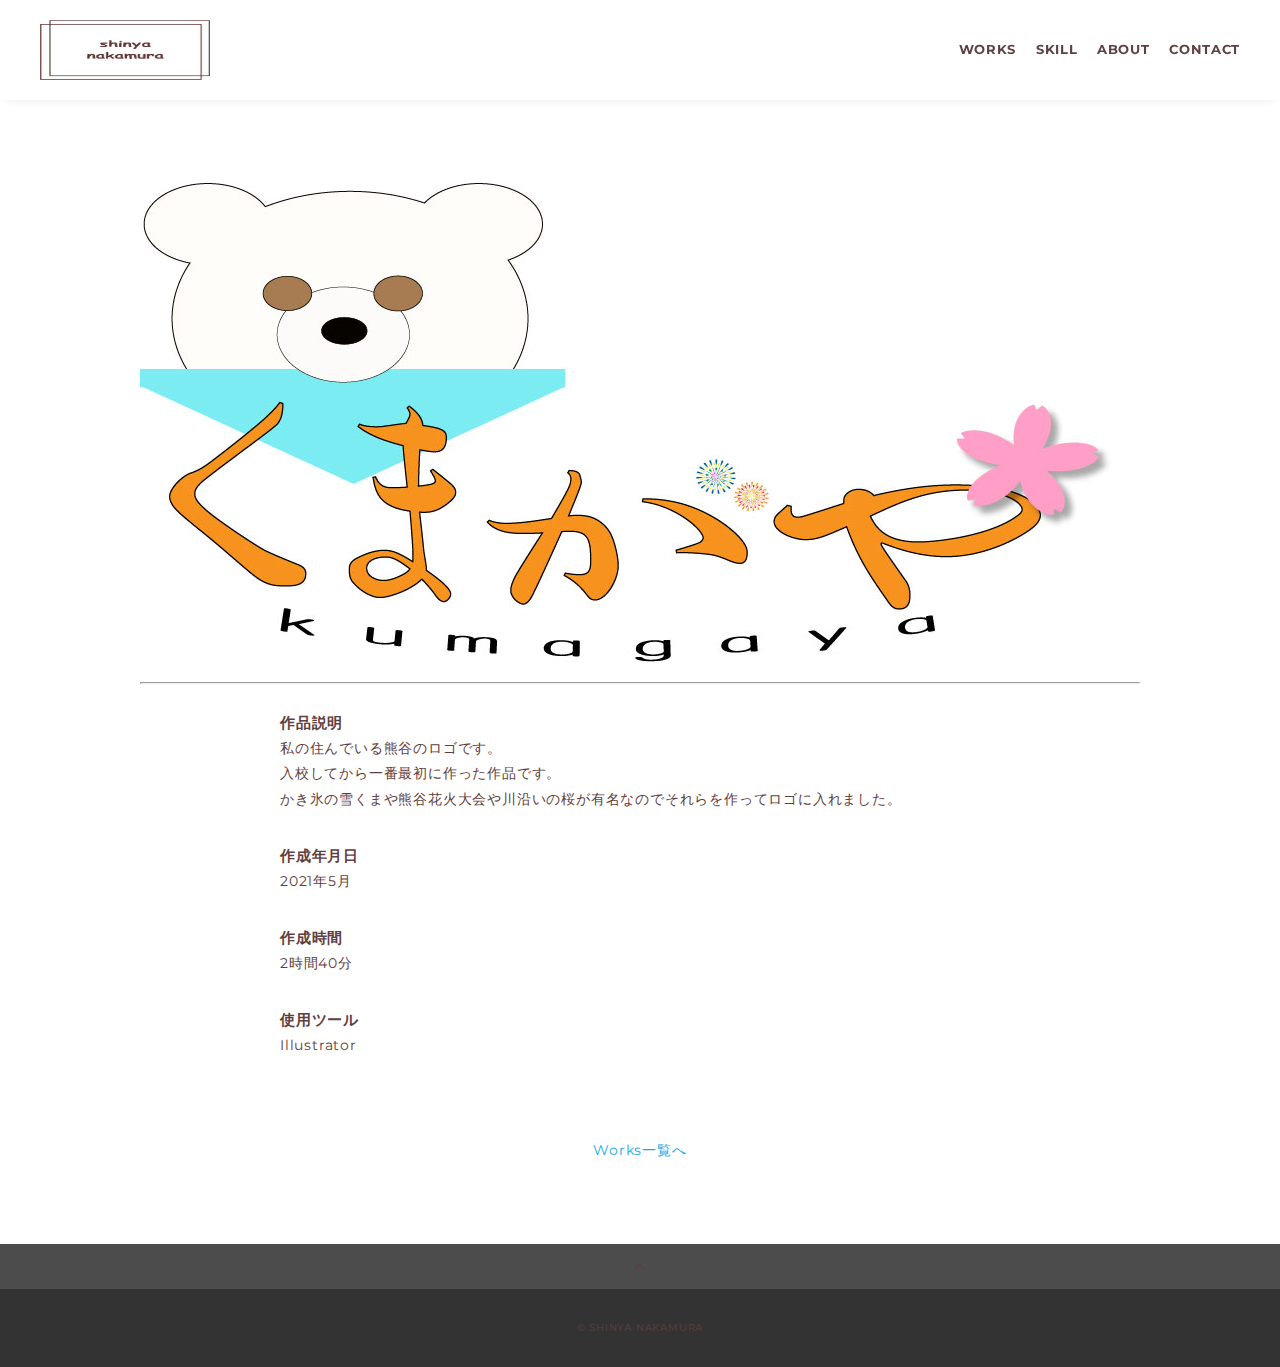
<file: works8.html>
<!DOCTYPE html>
<html>
<head>
  <meta charset="utf-8">
  <meta name="viewport" content="width=device-width,initial-scale=1.0,user-scalable=no">
  <meta property="og:type" content="website">
  <meta property="og:title" content="ポートフォリオ">
  <meta property="og:url" content="URLが入る">
  <meta property="og:description" content="">
  <meta property="og:image" content="img2/fashion.jpg">
  <meta name="description" content="" />
  <title></title>
  <link rel="preconnect" href="https://fonts.gstatic.com">
  <link href="https://fonts.googleapis.com/css2?family=Montserrat:wght@400;700&display=swap" rel="stylesheet">
  <link href="https://fonts.googleapis.com/css?family=Material+Icons+Outlined" rel="stylesheet">
  <link href="css/ress.css" media="all" rel="stylesheet" type="text/css" />
  <link href="css/style.css" media="all" rel="stylesheet" type="text/css" />
  <link rel="shortcut icon" href="img/favicon.ico" />
  <link rel="canonical" href="URLが入る"/>
</head>

<body>
  <div class="wrapper">

    <!-- header -->
    <header class="header ">
      <div class="inner">
        <h1 class="header-logo">
          <a href="index.html"><img src="img2/snlogo.jpg" alt="" /></a>
        </h1>
        <nav class="header-nav">
          <ul class="header-nav-list">
            <li class="header-nav-item"><a href="index.html">WORKS</a></li>
            <li class="header-nav-item"><a href="index.html">SKILL</a></li>
            <li class="header-nav-item"><a href="index.html">ABOUT</a></li>
            <li class="header-nav-item"><a href="index.html">CONTACT</a></li>
          </ul>
        </nav>
      </div>
    </header>
    <!-- /header -->

    <main class="content">

      <article class="article">
        <div class="article-inner">
          <h2 class="article-title"></h2>
          <p class="article-img">
            <img src="img2/kumagaya.jpg" alt="">
<hr>
          </p>
          <div class="article-body">
<br>
            <h3 class="article-info-title">作品説明</h3>
            <p>
             私の住んでいる熊谷のロゴです。<br>入校してから一番最初に作った作品です。<br>かき氷の雪くまや熊谷花火大会や川沿いの桜が有名なのでそれらを作ってロゴに入れました。
            </p>
            <h3 class="article-info-title">作成年月日</h3>
            <p>
				 2021年5月
			</p>
            <h3 class="article-info-title">作成時間</h3>
            <p>
				2時間40分
			</p>
            <h3 class="article-info-title">使用ツール</h3>
            <p>
				Illustrator
            </p>
          </div>
          <div class="home-link">
            <a href="./#works">Works一覧へ</a>
          </div>
        </div>
      </article>

      <div class="page-top" id="js-page-top">
        <span class="material-icons-outlined">expand_less</span>
      </div>
    </main>

    <!-- footer -->
    <footer class="footer">
      <div class="copyright">&copy; SHINYA NAKAMURA</div>
    </footer>
    <!-- /footer -->

  </div>
  <script src="https://ajax.googleapis.com/ajax/libs/jquery/3.5.1/jquery.min.js"></script>
  <script type="text/javascript" src="js/script.js"></script>
</body>
</html>
</file>
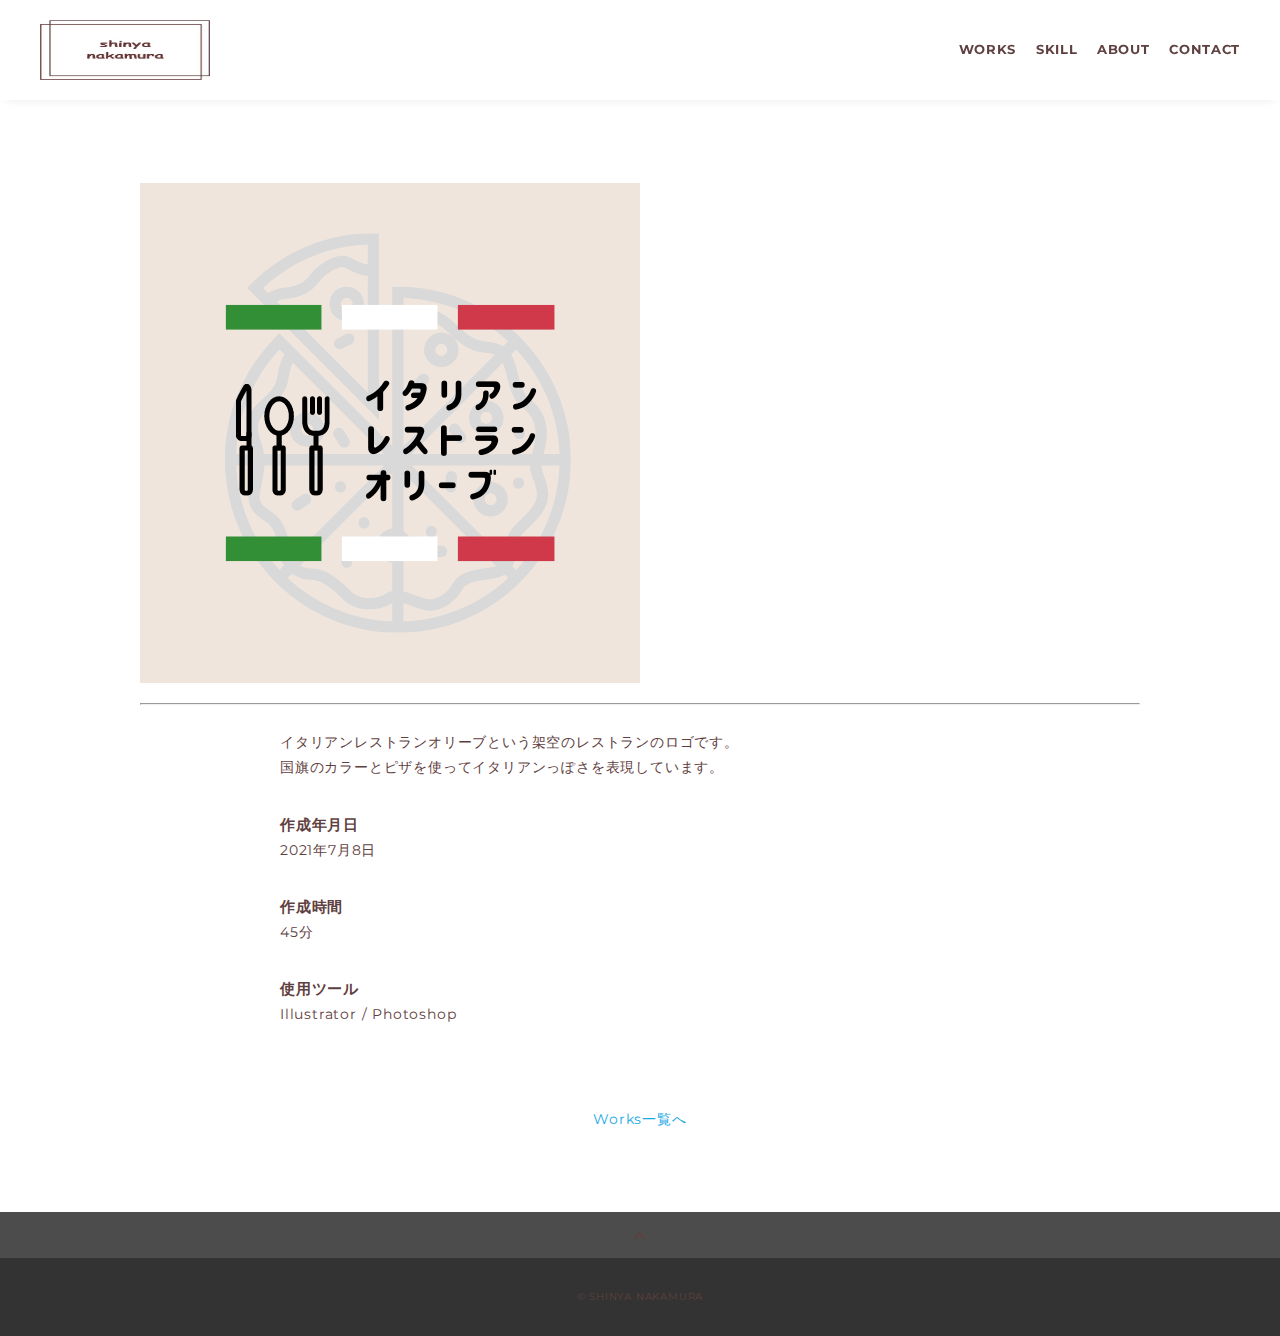
<file: works9.html>
<!DOCTYPE html>
<html>
<head>
  <meta charset="utf-8">
  <meta name="viewport" content="width=device-width,initial-scale=1.0,user-scalable=no">
  <meta property="og:type" content="website">
  <meta property="og:title" content="ポートフォリオ">
  <meta property="og:url" content="URLが入る">
  <meta property="og:description" content="">
  <meta property="og:image" content="img2/fashion.jpg">
  <meta name="description" content="" />
  <title></title>
  <link rel="preconnect" href="https://fonts.gstatic.com">
  <link href="https://fonts.googleapis.com/css2?family=Montserrat:wght@400;700&display=swap" rel="stylesheet">
  <link href="https://fonts.googleapis.com/css?family=Material+Icons+Outlined" rel="stylesheet">
  <link href="css/ress.css" media="all" rel="stylesheet" type="text/css" />
  <link href="css/style.css" media="all" rel="stylesheet" type="text/css" />
  <link rel="shortcut icon" href="img/favicon.ico" />
  <link rel="canonical" href="URLが入る"/>
</head>

<body>
  <div class="wrapper">

    <!-- header -->
    <header class="header ">
      <div class="inner">
        <h1 class="header-logo">
          <a href="index.html"><img src="img2/snlogo.jpg" alt="" /></a>
        </h1>
        <nav class="header-nav">
          <ul class="header-nav-list">
            <li class="header-nav-item"><a href="index.html">WORKS</a></li>
            <li class="header-nav-item"><a href="index.html">SKILL</a></li>
            <li class="header-nav-item"><a href="index.html">ABOUT</a></li>
            <li class="header-nav-item"><a href="index.html">CONTACT</a></li>
          </ul>
        </nav>
      </div>
    </header>
    <!-- /header -->

    <main class="content">

      <article class="article">
        <div class="article-inner">
          <h2 class="article-title"></h2>
          <p class="article-img">
            <img src="img2/italian.png" alt="">
<hr>
          </p>
          <div class="article-body">
<br>
            <p>
             イタリアンレストランオリーブという架空のレストランのロゴです。<br>国旗のカラーとピザを使ってイタリアンっぽさを表現しています。<br>
            </p>
            <h3 class="article-info-title">作成年月日</h3>
            <p>
				 2021年7月8日
			</p>
            <h3 class="article-info-title">作成時間</h3>
            <p>
				45分
			</p>
            <h3 class="article-info-title">使用ツール</h3>
            <p>
				Illustrator / Photoshop
            </p>
          </div>
          <div class="home-link">
            <a href="./#works">Works一覧へ</a>
          </div>
        </div>
      </article>

      <div class="page-top" id="js-page-top">
        <span class="material-icons-outlined">expand_less</span>
      </div>
    </main>

    <!-- footer -->
    <footer class="footer">
      <div class="copyright">&copy; SHINYA NAKAMURA</div>
    </footer>
    <!-- /footer -->

  </div>
  <script src="https://ajax.googleapis.com/ajax/libs/jquery/3.5.1/jquery.min.js"></script>
  <script type="text/javascript" src="js/script.js"></script>
</body>
</html>
</file>
<file: css/ress.css>
/*!
 * ress.css • v3.0.1
 * MIT License
 * github.com/filipelinhares/ress
 */

/* # =================================================================
   # Global selectors
   # ================================================================= */

html {
  box-sizing: border-box;
  word-break: normal;
  -moz-tab-size: 4;
  tab-size: 4;

  -webkit-text-size-adjust: 100%; /* Prevent adjustments of font size after orientation changes in iOS */
}

*,
::before,
::after {
  box-sizing: inherit;
  background-repeat: no-repeat; /* Set `background-repeat: no-repeat` to all elements and pseudo elements */
}

::before,
::after {
  vertical-align: inherit;
  text-decoration: inherit; /* Inherit text-decoration and vertical align to ::before and ::after pseudo elements */
}

* {
  margin: 0;
  padding: 0; /* Reset `padding` and `margin` of all elements */
}

/* # =================================================================
   # General elements
   # ================================================================= */

hr {
  overflow: visible; /* Show the overflow in Edge and IE */
  height: 0; /* Add the correct box sizing in Firefox */
}

details,
main {
  display: block; /* Render the `main` element consistently in IE. */
}

summary {
  display: list-item; /* Add the correct display in all browsers */
}

small {
  font-size: 80%; /* Set font-size to 80% in `small` elements */
}

[hidden] {
  display: none; /* Add the correct display in IE */
}

abbr[title] {
  /* Add the correct text decoration in Chrome, Edge, IE, Opera, and Safari */
  text-decoration: underline;
  text-decoration: underline dotted;
  border-bottom: none; /* Remove the bottom border in Chrome 57 */
}

a {
  background-color: transparent; /* Remove the gray background on active links in IE 10 */
}

a:active,
a:hover {
  outline-width: 0; /* Remove the outline when hovering in all browsers */
}

code,
kbd,
pre,
samp {
  font-family: monospace, monospace; /* Specify the font family of code elements */
}

pre {
  font-size: 1em; /* Correct the odd `em` font sizing in all browsers */
}

b,
strong {
  font-weight: bolder; /* Add the correct font weight in Chrome, Edge, and Safari */
}

/* https://gist.github.com/unruthless/413930 */
sub,
sup {
  position: relative;
  font-size: 75%;
  line-height: 0;
  vertical-align: baseline;
}

sub {
  bottom: -.25em;
}

sup {
  top: -.5em;
}

/* # =================================================================
   # Forms
   # ================================================================= */

input {
  border-radius: 0;
}

/* Replace pointer cursor in disabled elements */
[disabled] {
  cursor: default;
}

[type="number"]::-webkit-inner-spin-button,
[type="number"]::-webkit-outer-spin-button {
  height: auto; /* Correct the cursor style of increment and decrement buttons in Chrome */
}

[type="search"] {
  outline-offset: -2px; /* Correct the outline style in Safari */

  -webkit-appearance: textfield; /* Correct the odd appearance in Chrome and Safari */
}

[type="search"]::-webkit-search-decoration {
  -webkit-appearance: none; /* Remove the inner padding in Chrome and Safari on macOS */
}

textarea {
  overflow: auto; /* Internet Explorer 11+ */
  resize: vertical; /* Specify textarea resizability */
}

button,
input,
optgroup,
select,
textarea {
  font: inherit; /* Specify font inheritance of form elements */
}

optgroup {
  font-weight: bold; /* Restore the font weight unset by the previous rule */
}

button {
  overflow: visible; /* Address `overflow` set to `hidden` in IE 8/9/10/11 */
}

button,
select {
  text-transform: none; /* Firefox 40+, Internet Explorer 11- */
}

/* Apply cursor pointer to button elements */
button,
[type="button"],
[type="reset"],
[type="submit"],
[role="button"] {
  cursor: pointer;
  color: inherit;
}

/* Remove inner padding and border in Firefox 4+ */
button::-moz-focus-inner,
[type="button"]::-moz-focus-inner,
[type="reset"]::-moz-focus-inner,
[type="submit"]::-moz-focus-inner {
  padding: 0;
  border-style: none;
}

/* Replace focus style removed in the border reset above */
button:-moz-focusring,
[type="button"]::-moz-focus-inner,
[type="reset"]::-moz-focus-inner,
[type="submit"]::-moz-focus-inner {
  outline: 1px dotted ButtonText;
}

button,
html [type="button"],
/* Prevent a WebKit bug where (2) destroys native `audio` and `video`controls in Android 4 */
[type="reset"],
[type="submit"] {
  -webkit-appearance: button; /* Correct the inability to style clickable types in iOS */
}

/* Remove the default button styling in all browsers */
button,
input,
select,
textarea {
  border-style: none;
  background-color: transparent;
}

/* Style select like a standard input */
select {
  -webkit-appearance: none; /* Chrome 41+ */
  -moz-appearance: none; /* Firefox 36+ */
}

select::-ms-expand {
  display: none; /* Internet Explorer 11+ */
}

select::-ms-value {
  color: currentColor; /* Internet Explorer 11+ */
}

legend {
  display: table; /* Correct the text wrapping in Edge and IE */
  max-width: 100%; /* Correct the text wrapping in Edge and IE */
  max-width: 100%; /* Correct the text wrapping in Edge 18- and IE */
  white-space: normal; /* Correct the text wrapping in Edge and IE */
  color: inherit; /* Correct the color inheritance from `fieldset` elements in IE */
  border: 0; /* Correct `color` not being inherited in IE 8/9/10/11 */
}

::-webkit-file-upload-button {
  font: inherit; /* Change font properties to `inherit` in Chrome and Safari */
  color: inherit;
  /* Correct the inability to style clickable types in iOS and Safari */

  -webkit-appearance: button;
}

/* # =================================================================
   # Specify media element style
   # ================================================================= */

img {
  border-style: none; /* Remove border when inside `a` element in IE 8/9/10 */
}

/* Add the correct vertical alignment in Chrome, Firefox, and Opera */
progress {
  vertical-align: baseline;
}

/* # =================================================================
   # Accessibility
   # ================================================================= */

/* Hide content from screens but not screenreaders */
@media screen {
  [hidden~="screen"] {
    display: inherit;
  }
  [hidden~="screen"]:not(:active):not(:focus):not(:target) {
    position: absolute !important;
    clip: rect(0 0 0 0) !important;
  }
}

/* Specify the progress cursor of updating elements */
[aria-busy="true"] {
  cursor: progress;
}

/* Specify the pointer cursor of trigger elements */
[aria-controls] {
  cursor: pointer;
}

/* Specify the unstyled cursor of disabled, not-editable, or otherwise inoperable elements */
[aria-disabled] {
  cursor: default;
}
</file>
<file: css/style.css>
@charset "utf-8";
body {
  font-family: "Montserrat","Helvetica Neue",Arial,"Hiragino Kaku Gothic ProN","Hiragino Sans",Meiryo,sans-serif;
  font-size: 14px;
  line-height: 1.8;
  letter-spacing: .8px;
  color: #5f4040;
}


a {
  transition: opacity .3s;
  text-decoration: none;
  color: #1ca9e3;
}

img {
  max-width: 100%;
  height: auto;
  vertical-align: bottom;
  border-style: none;
}

ul,
li {
  list-style: none;
  color: #5f4040
}

.pc-only {
  display: block;
}

.sp-only {
  display: none;
}

/*--------------------------------
 レイアウト
---------------------------------*/
.wrapper {
  padding-top: 73px;
}

.section {
  padding: 90px 0;
}

.section:nth-of-type(odd) {
  background-color: #f7f7f7;
}

.inner {
  max-width: 1340px;
  margin: 0 auto;
  padding: 0 40px;
}

/*--------------------------------
 見出し
---------------------------------*/
.title {
  font-size: 34px;
  font-weight: bold;
  line-height: 1;
  margin-bottom: 40px;
  text-align: left;
  letter-spacing: .05em;
  color: #5f4040;
}

.lead {
  margin-bottom: 30px;
}

/*--------------------------------
ヘッダー
---------------------------------*/
.header {
  position: fixed;
  top: 0;
  z-index: 1;
  width: 100%;
  background-color: #fff;
  box-shadow: 0 5px 10px -6px rgba(0,0,0,.1);
}

.header .inner {
  display: flex;
  align-items: center;
  justify-content: space-between;
  padding: 20px 40px;
}

.header-logo {
  font-size: 20px;
  font-weight: bold;
  line-height: 1.2;
  margin-right: 20px;
  letter-spacing: .05em;
}

.header-logo a {
  color: #5f4040;
}

.header-nav-list {
  display: flex;
  justify-content: space-between;
}

.header-nav-item:not(:last-child) {
  margin-right: 20px;
}

.header-nav-item a {
  position: relative;
  font-size: 13px;
  font-weight: bold;
  display: inline-block;
  padding: 5px 0;
  transition: .3s;
  letter-spacing: .05em;
  color: #5f4040;
}
.header-nav-item a:after {
  position: absolute;
  bottom: 0;
  left: 50%;
  width: 0;
  height: 3px;
  content: "";
  transition: .3s;
  -webkit-transform: translateX(-50%);
  transform: translateX(-50%);
  background-color: #333;
}

.header-nav-item a:hover:after {
  width: 100%;
}
.header img{
	width: 170px;
	height: 60px;
}

/*--------------------------------
 メインビジュアル
---------------------------------*/
.main-visual {
  display: flex;
  align-items: center;
  justify-content: center;
  height: 85vh;
  text-align: center;
  background-image:url("../img2/shokubutu.jpg");
  background-repeat: no-repeat;
  background-size: cover;
  background-position: center center;

}

.main-visual-inner {
  padding: 0 40px;
  text-align: left;
}

.main-visual-title {
  font-size: 60px;
  font-weight: bold;
  line-height: 1.2;
  margin-bottom: 5px;
  letter-spacing: .1em;
　text-align: center;
  opacity: 0;
   animation-name: fadein-bottom;
   animation-duration: 1.5s;
   animation-timing-function: ease-out;
   animation-fill-mode: forwards;
}

/*--------------------------------
 Works
---------------------------------*/
.works-list {
  display: flex;
  flex-wrap: wrap;
  margin-bottom: -40px;
}

.works-item {
  width: 31.74603%;
  margin-right: 1.58730%;
  margin-bottom: 40px;
  color: #5f4040;
}

.works-item:hover {
  opacity: .9;
}

.works-item:nth-of-type(3n) {
  margin-right: 0;
}

.works-img img {
  border: 1px solid #e6e6e6;
}

.works-img{
  cursor: pointer;
  transition: all 0.3s ease 0s;
}

.works-img:hover {
  box-shadow: 0 3px 6px 0 rgba(0, 0, 0, 0.25);
  transform: translateY(-0.1875em);
}

.works-name {
  font-size: 12px;
  font-weight: bold;
  margin-top: 8px;
}

.works-info {
  font-size: 10px;
}

/*--------------------------------
 Skill
---------------------------------*/
.skill-list {
  display: flex;
  flex-wrap: wrap;
  justify-content: space-between;
  margin-bottom: -50px;
}

.skill-item {
  display: flex;
  align-items: flex-start;
  justify-content: space-between;
  width: 48%;
  margin-bottom: 50px;
}

.skill-img {
  width: 60px;
  height: auto;
  margin-right: 20px;
}

.skill-body {
  flex: 1;
}

.skill-name {
  margin-bottom: 3px;
}

.skil-title{
	
}

.star5_rating{
    position: relative;
    z-index: 0;
    display: inline-block;
    white-space: nowrap;
    color: #CCCCCC; /* グレーカラー 自由に設定化 */
    /*font-size: 30px; フォントサイズ 自由に設定化 */
}

.star5_rating:before, .star5_rating:after{
    content: '★★★★★';
}

.star5_rating:after{
    position: absolute;
    z-index: 1;
    top: 0;
    left: 0;
    overflow: hidden;
    white-space: nowrap;
    color: #ffcf32; /* イエローカラー 自由に設定化 */
}

.star5_rating[data-rate="5"]:after{ width: 100%; } /* 星5 */
.star5_rating[data-rate="4.5"]:after{ width: 90%; } /* 星4.5 */
.star5_rating[data-rate="4"]:after{ width: 80%; } /* 星4 */
.star5_rating[data-rate="3.5"]:after{ width: 70%; } /* 星3.5 */
.star5_rating[data-rate="3"]:after{ width: 60%; } /* 星3 */
.star5_rating[data-rate="2.5"]:after{ width: 50%; } /* 星2.5 */
.star5_rating[data-rate="2"]:after{ width: 40%; } /* 星2 */
.star5_rating[data-rate="1.5"]:after{ width: 30%; } /* 星1.5 */
.star5_rating[data-rate="1"]:after{ width: 20%; } /* 星1 */
.star5_rating[data-rate="0.5"]:after{ width: 10%; } /* 星0.5 */
.star5_rating[data-rate="0"]:after{ width: 0%; } /* 星0 */


/*--------------------------------
 About
---------------------------------*/
.profile {
  display: flex;
  flex-wrap: wrap;
  max-width: 800px;
  margin: 0 auto;
}
.profile-img {
  width: 20%;
  margin-right: 30px;
  border-radius: 50%;
}
.profile-img img {
  border-radius: 50%;
}
.profile-body {
  flex: 1;
}
.profile-body p:not(:last-child) {
  margin-bottom: 30px;
}

/*--------------------------------
 Contact
---------------------------------*/
.contact {
  text-align: center;
}

.contact-item:not(:last-child) {
  margin-right: 10px;
}

.contact-text {
  margin-top: 10px;
}
/*--------------------------------
 ページトップ
---------------------------------*/
.page-top {
  font-weight: bold;
  padding: 10px;
  cursor: pointer;
  text-align: center;
  background-color: #4c4c4c;
}

.page-top .material-icons-outlined {
  vertical-align: bottom;
  color: #5f4040;
}

/*--------------------------------
 フッター
---------------------------------*/
.footer {
  padding: 30px;
  background-color: #333;
}

.copyright {
  font-size: 10px;
  text-align: center;
  color: #5f4040;
}

/*--------------------------------
 下層：Worksページ
---------------------------------*/
.article {
  padding: 80px 0;
}

.article-inner {
  max-width: 1040px;
  margin: 0 auto;
  padding: 0 20px;
}

.article-title {
  margin-bottom: 30px;
  text-align: center;
}

.article-img {
  margin-bottom: 20px;
}

.article-body {
  max-width: 720px;
  margin: 0 auto;
  margin-bottom: 80px;
}

.article-info-title {
  font-size: 15px;
}

.article-body img {
  margin-bottom: 30px;
}

.article-body p {
  margin-bottom: 30px;
}

.home-link {
  text-align: center;
}

/*media Queries 767
----------------------------------------------------*/
@media screen and (max-width: 767px) {
  body {
    font-size: 13px;
    line-height: 1.7;
  }

  .pc-only {
    display: none;
  }

  .sp-only {
    display: block;
  }

  /* 見出し */
  .title {
    font-size: 26px;
    margin-bottom: 20px;
  }

  /* レイアウト */
  .wrapper {
    padding-top: 57px;
  }

  .section {
    padding: 60px 0;
  }

  .inner {
    padding: 0 20px;
  }

  /* ヘッダー */
  .header .inner {
    padding: 15px;
  }

  .header-logo {
    font-size: 15px;
    margin-right: 15px;
  }

  .header-nav-item:not(:last-child) {
    margin-right: 10px;
  }

  .header-nav-item a {
    font-size: 10px;
  }

  .header-nav-item a:after {
    display: none;
  }

  /*  メインビジュアル */
  .main-visual {
    height: 75vh;
  }

  .main-visual-inner {
    padding: 0 20px;
  }

  .main-visual-title {
    font-size: 30px;
      }
  .main-visual-subtitle {
    font-size: 16px;
    margin-bottom: 20px;
  }

  /* Works */
  .works-name {
    font-size: 10px;
  }

  .works-list {
    justify-content: space-between;
  }

  .works-item {
    flex: 0 0 48%;
    margin-right: 0;
    margin-bottom: 30px;
  }

  /* Skill */
  .skill-list {
    display: block;
    margin-bottom: 0;
  }

  .skill-item {
    width: 100%;
    margin-bottom: 35px;
  }

  .skill-item:last-child {
    margin-bottom: 0;
  }

  /* About */
  .profile {
    display: block;
  }
  .profile-img {
    width: 150px;
    margin: 0 auto;
    margin-bottom: 25px;
  }

  .profile-body p:not(:last-child) {
    margin-bottom: 20px;
  }

  /* フッター */
  .footer {
    padding: 20px;
  }

  /* 下層ページ */
  .article {
    padding: 50px 0;
  }
}

@keyframes fadein-bottom{
   0% {
      opacity: 0;
      transform: translateY(20px);
   }
   100% {
      opacity: 1;
      transform: translateY(0);
}
}
</file>
